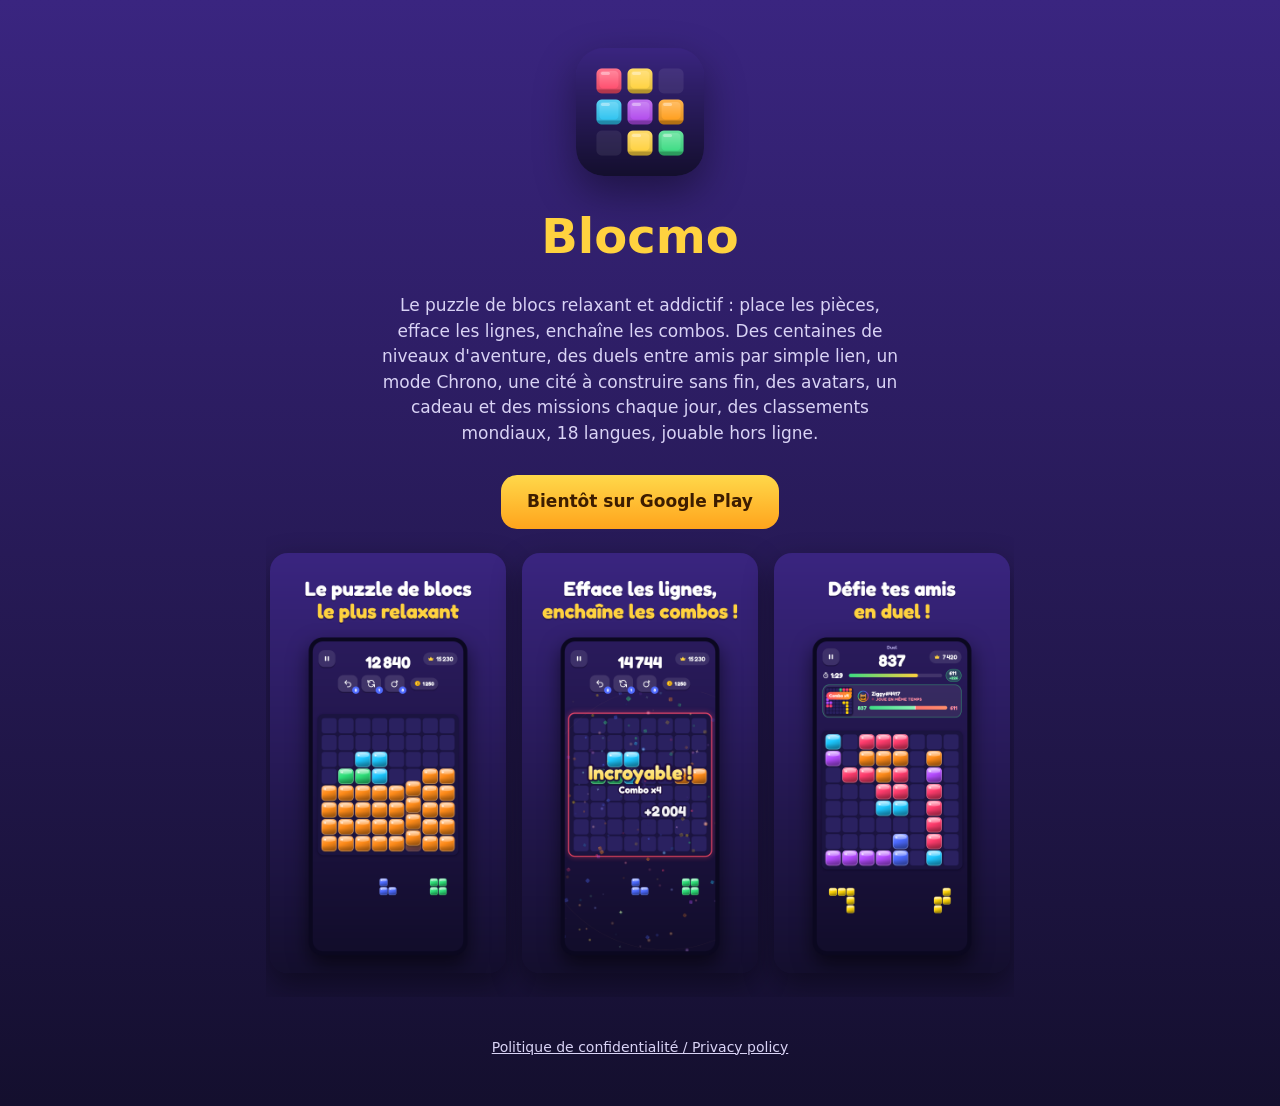
<file: index.html>
<!doctype html>
<html lang="fr">
  <head>
    <meta charset="UTF-8" />
    <meta name="viewport" content="width=device-width, initial-scale=1" />
    <title>Blocmo — Puzzle de blocs</title>
    <meta name="description" content="Blocmo, le puzzle de blocs relaxant et addictif. Gratuit sur Android." />
    <link rel="icon" href="icon.png" />
    <style>
      :root { --bg1: #3a2580; --bg2: #140f2e; --accent: #ffd23f; }
      * { box-sizing: border-box; }
      body { margin: 0; min-height: 100vh; background: linear-gradient(180deg, var(--bg1), var(--bg2)); color: #fff; font: 17px/1.5 system-ui, -apple-system, 'Segoe UI', Roboto, sans-serif; display: flex; flex-direction: column; align-items: center; text-align: center; padding: 48px 16px; }
      img.icon { width: 128px; height: 128px; border-radius: 28px; box-shadow: 0 16px 40px rgba(0,0,0,.4); }
      h1 { font-size: 48px; margin: 24px 0 4px; color: var(--accent); }
      p { max-width: 520px; color: #d9d3f5; }
      .shots { display: flex; gap: 16px; overflow-x: auto; max-width: 100%; padding: 24px 4px; }
      .shots img { height: 420px; border-radius: 18px; box-shadow: 0 12px 30px rgba(0,0,0,.4); }
      .btn { display: inline-block; margin-top: 12px; padding: 14px 26px; border-radius: 16px; background: linear-gradient(180deg, #ffd84a, #ffa41c); color: #3d1d00; font-weight: 700; text-decoration: none; }
      footer { margin-top: auto; padding-top: 40px; font-size: 14px; }
      footer a { color: #d9d3f5; }
    </style>
  </head>
  <body>
    <img class="icon" src="icon.png" alt="Icône Blocmo" />
    <h1>Blocmo</h1>
    <p>Le puzzle de blocs relaxant et addictif : place les pièces, efface les lignes, enchaîne les combos. Des centaines de niveaux d'aventure, des duels entre amis par simple lien, un mode Chrono, une cité à construire sans fin, des avatars, un cadeau et des missions chaque jour, des classements mondiaux, 18 langues, jouable hors ligne.</p>
    <!-- Remplace href par le lien de la fiche Play Store après publication -->
    <a class="btn" href="#">Bientôt sur Google Play</a>
    <div class="shots">
      <img src="screenshots/1.png" alt="Capture du jeu" />
      <img src="screenshots/2.png" alt="Capture du jeu" />
      <img src="screenshots/3.png" alt="Capture du jeu" />
    </div>
    <footer>
      <a href="privacy.html">Politique de confidentialité / Privacy policy</a>
    </footer>
  </body>
</html>
</file>
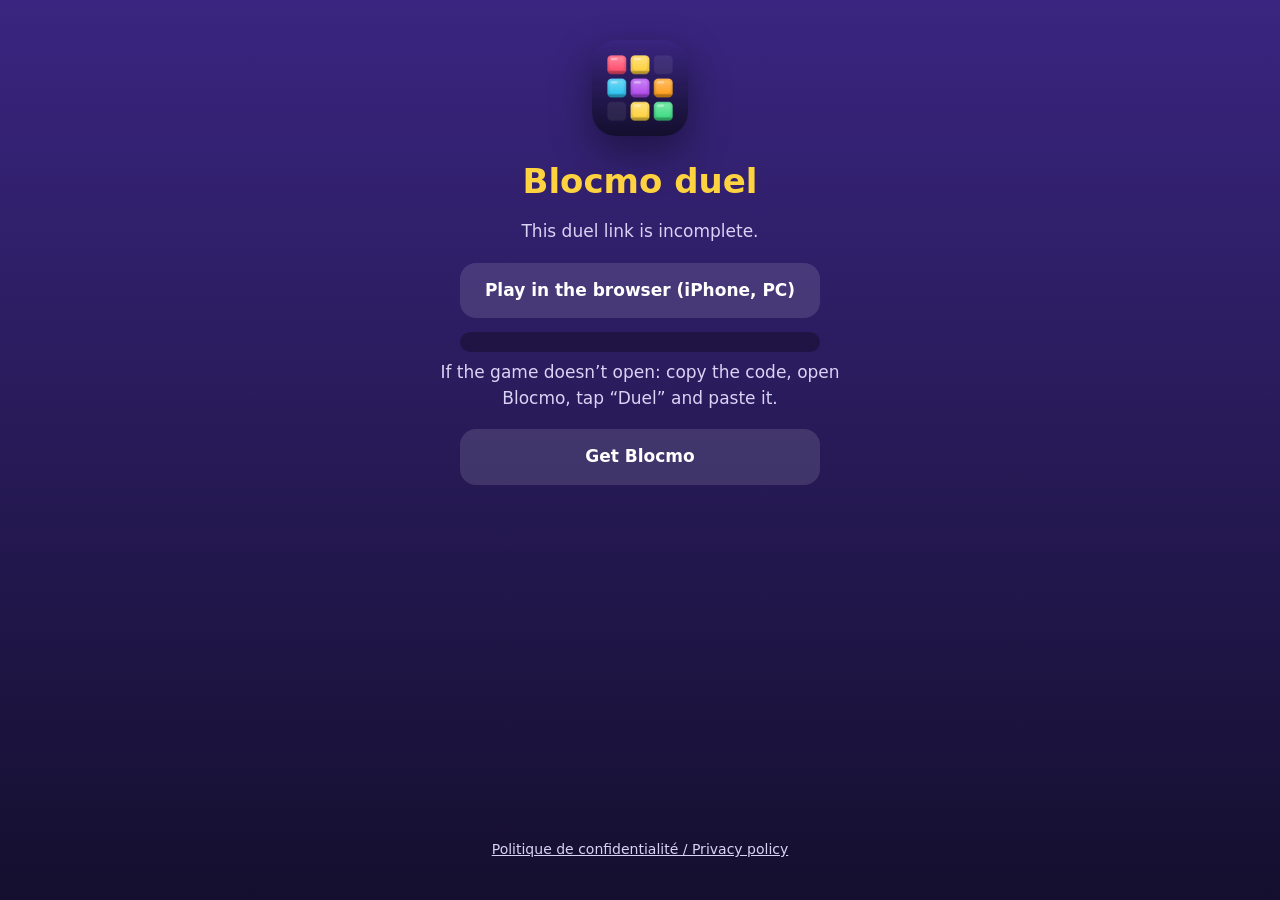
<file: duel/index.html>
<!doctype html>
<html lang="fr">
  <head>
    <meta charset="UTF-8" />
    <meta name="viewport" content="width=device-width, initial-scale=1" />
    <title>Duel Blocmo</title>
    <meta name="description" content="Un ami te défie sur Blocmo : mêmes pièces, 2 minutes, le meilleur score gagne." />
    <meta name="robots" content="noindex" />
    <link rel="icon" href="../icon.png" />
    <style>
      :root { --bg1: #3a2580; --bg2: #140f2e; --accent: #ffd23f; }
      * { box-sizing: border-box; }
      body { margin: 0; min-height: 100vh; background: linear-gradient(180deg, var(--bg1), var(--bg2)); color: #fff; font: 17px/1.5 system-ui, -apple-system, 'Segoe UI', Roboto, sans-serif; display: flex; flex-direction: column; align-items: center; text-align: center; padding: 40px 16px; }
      img.icon { width: 96px; height: 96px; border-radius: 24px; box-shadow: 0 16px 40px rgba(0,0,0,.4); }
      h1 { font-size: 34px; margin: 20px 0 4px; color: var(--accent); }
      .vs { margin: 10px 0 4px; font-size: 22px; font-weight: 700; }
      .score { font-size: 52px; font-weight: 800; line-height: 1.1; }
      p { max-width: 460px; color: #d9d3f5; margin: 8px auto; }
      .btn { display: block; width: min(100%, 360px); margin: 10px auto 0; padding: 15px 22px; border: none; border-radius: 16px; font: inherit; font-weight: 700; text-decoration: none; cursor: pointer; }
      .primary { background: linear-gradient(180deg, #ffd84a, #ffa41c); color: #3d1d00; }
      .ghost { background: rgba(255,255,255,.12); color: #fff; }
      code { display: block; width: min(100%, 360px); margin: 14px auto 0; padding: 10px; border-radius: 12px; background: rgba(0,0,0,.3); color: #d9d3f5; font-size: 12px; word-break: break-all; user-select: all; }
      .hidden { display: none; }
      footer { margin-top: auto; padding-top: 36px; font-size: 14px; }
      footer a { color: #d9d3f5; }
    </style>
  </head>
  <body>
    <img class="icon" src="../icon.png" alt="Blocmo" />
    <h1 id="title">Duel Blocmo</h1>
    <div id="challenge" class="hidden">
      <div class="vs" id="vs"></div>
      <div class="score" id="score"></div>
    </div>
    <p id="rules"></p>
    <a class="btn primary" id="open" href="#"></a>
    <a class="btn ghost" id="web" href="../play/"></a>
    <button class="btn ghost" id="copy" type="button"></button>
    <code id="code"></code>
    <p id="how"></p>
    <!-- Remplace href par le lien de la fiche Play Store après publication -->
    <a class="btn ghost" id="store" href="https://play.google.com/store/apps/details?id=fr.blocmo.game"></a>
    <footer><a href="../privacy.html">Politique de confidentialité / Privacy policy</a></footer>
    <script>
      // Le code de duel est après le « # » : il reste dans le navigateur, il n'est jamais envoyé au serveur.
      const T = {
        fr: ['Duel Blocmo', '{name} te défie', 'Mêmes pièces pour vous deux, 2 minutes chacun. Le meilleur score gagne !', 'Relever le défi dans Blocmo', 'Copier le code', 'Code copié !', 'Si le jeu ne s’ouvre pas : copie le code, ouvre Blocmo, touche « Duel » puis colle-le.', 'Installer Blocmo', 'Ce lien de duel est incomplet.', 'Jouer dans le navigateur (iPhone, PC)'],
        en: ['Blocmo duel', '{name} challenges you', 'Same pieces for both of you, 2 minutes each. Highest score wins!', 'Take the challenge in Blocmo', 'Copy the code', 'Code copied!', 'If the game doesn’t open: copy the code, open Blocmo, tap “Duel” and paste it.', 'Get Blocmo', 'This duel link is incomplete.', 'Play in the browser (iPhone, PC)'],
        es: ['Duelo Blocmo', '{name} te reta', 'Las mismas piezas para los dos, 2 minutos cada uno. ¡Gana la mejor puntuación!', 'Aceptar el reto en Blocmo', 'Copiar el código', '¡Código copiado!', 'Si el juego no se abre: copia el código, abre Blocmo, toca «Duelo» y pégalo.', 'Instalar Blocmo', 'Este enlace de duelo está incompleto.', 'Jugar en el navegador (iPhone, PC)'],
        de: ['Blocmo-Duell', '{name} fordert dich heraus', 'Gleiche Teile für beide, je 2 Minuten. Die höchste Punktzahl gewinnt!', 'Herausforderung in Blocmo annehmen', 'Code kopieren', 'Code kopiert!', 'Falls sich das Spiel nicht öffnet: Code kopieren, Blocmo öffnen, auf „Duell“ tippen und einfügen.', 'Blocmo holen', 'Dieser Duell-Link ist unvollständig.', 'Im Browser spielen (iPhone, PC)'],
        pt: ['Duelo Blocmo', '{name} desafiou você', 'As mesmas peças para os dois, 2 minutos cada. Vence a maior pontuação!', 'Aceitar o desafio no Blocmo', 'Copiar o código', 'Código copiado!', 'Se o jogo não abrir: copie o código, abra o Blocmo, toque em “Duelo” e cole.', 'Instalar Blocmo', 'Este link de duelo está incompleto.', 'Jogar no navegador (iPhone, PC)'],
        it: ['Sfida Blocmo', '{name} ti sfida', 'Stessi pezzi per entrambi, 2 minuti a testa. Vince il punteggio più alto!', 'Accetta la sfida in Blocmo', 'Copia il codice', 'Codice copiato!', 'Se il gioco non si apre: copia il codice, apri Blocmo, tocca “Sfida” e incollalo.', 'Installa Blocmo', 'Questo link di sfida è incompleto.', 'Gioca nel browser (iPhone, PC)'],
        ja: ['Blocmo 対戦', '{name}からの挑戦', '2人とも同じピース、持ち時間は各2分。スコアが高い方の勝ち！', 'Blocmoで挑戦を受ける', 'コードをコピー', 'コピーしました！', 'ゲームが開かないときは、コードをコピーしてBlocmoを開き、「対戦」に貼り付けてね。', 'Blocmoを入手', 'この対戦リンクは不完全です。', 'ブラウザで遊ぶ（iPhone・PC）'],
        ko: ['Blocmo 대결', '{name}님의 도전', '두 사람 모두 같은 블록, 각자 2분. 점수가 높은 사람이 승리!', 'Blocmo에서 도전 수락', '코드 복사', '복사했어요!', '게임이 열리지 않으면 코드를 복사해 Blocmo의 「대결」에 붙여 넣으세요.', 'Blocmo 받기', '대결 링크가 불완전해요.', '브라우저에서 플레이 (iPhone, PC)'],
        'zh-Hans': ['Blocmo 对战', '{name} 向你发起挑战', '双方方块完全相同，每人2分钟。分数高者获胜！', '在 Blocmo 中应战', '复制代码', '已复制！', '如果游戏没有打开：复制代码，打开 Blocmo，点「对战」并粘贴。', '获取 Blocmo', '此对战链接不完整。', '在浏览器中玩（iPhone、电脑）'],
        'zh-Hant': ['Blocmo 對戰', '{name} 向你發起挑戰', '雙方方塊完全相同，每人2分鐘。分數高者獲勝！', '在 Blocmo 中應戰', '複製代碼', '已複製！', '如果遊戲沒有開啟：複製代碼，開啟 Blocmo，點「對戰」並貼上。', '取得 Blocmo', '此對戰連結不完整。', '在瀏覽器中玩（iPhone、電腦）'],
        tr: ['Blocmo düellosu', '{name} sana meydan okuyor', 'İki oyuncuya da aynı parçalar, herkese 2 dakika. En yüksek puan kazanır!', 'Blocmo’da meydan okumayı kabul et', 'Kodu kopyala', 'Kod kopyalandı!', 'Oyun açılmazsa: kodu kopyala, Blocmo’yu aç, «Düello»ya dokun ve yapıştır.', 'Blocmo’yu indir', 'Bu düello bağlantısı eksik.', 'Tarayıcıda oyna (iPhone, PC)'],
        ru: ['Дуэль Blocmo', '{name} бросает тебе вызов', 'Одинаковые фигуры у обоих, по 2 минуты. Побеждает больший счёт!', 'Принять вызов в Blocmo', 'Скопировать код', 'Код скопирован!', 'Если игра не открылась: скопируй код, открой Blocmo, нажми «Дуэль» и вставь его.', 'Установить Blocmo', 'Ссылка на дуэль неполная.', 'Играть в браузере (iPhone, ПК)'],
        id: ['Duel Blocmo', '{name} menantangmu', 'Keping sama untuk kalian berdua, masing-masing 2 menit. Skor tertinggi menang!', 'Terima tantangan di Blocmo', 'Salin kode', 'Kode disalin!', 'Jika game tidak terbuka: salin kode, buka Blocmo, ketuk “Duel” lalu tempel.', 'Pasang Blocmo', 'Tautan duel ini tidak lengkap.', 'Main di browser (iPhone, PC)'],
        nl: ['Blocmo-duel', '{name} daagt je uit', 'Dezelfde blokken voor allebei, 2 minuten per speler. De hoogste score wint!', 'Uitdaging aannemen in Blocmo', 'Code kopiëren', 'Code gekopieerd!', 'Opent het spel niet? Kopieer de code, open Blocmo, tik op „Duel” en plak hem.', 'Blocmo downloaden', 'Deze duellink is onvolledig.', 'Speel in de browser (iPhone, pc)'],
        pl: ['Pojedynek Blocmo', '{name} rzuca ci wyzwanie', 'Te same klocki dla obu graczy, po 2 minuty. Wygrywa wyższy wynik!', 'Przyjmij wyzwanie w Blocmo', 'Kopiuj kod', 'Skopiowano!', 'Jeśli gra się nie otworzy: skopiuj kod, otwórz Blocmo, dotknij „Pojedynek” i wklej go.', 'Pobierz Blocmo', 'Ten link do pojedynku jest niepełny.', 'Graj w przeglądarce (iPhone, PC)'],
        vi: ['Thách đấu Blocmo', '{name} thách đấu bạn', 'Cả hai cùng bộ khối, mỗi người 2 phút. Điểm cao hơn sẽ thắng!', 'Nhận lời trong Blocmo', 'Sao chép mã', 'Đã sao chép!', 'Nếu trò chơi không mở: sao chép mã, mở Blocmo, chạm “Đấu” rồi dán vào.', 'Tải Blocmo', 'Liên kết thách đấu bị thiếu.', 'Chơi trên trình duyệt (iPhone, PC)'],
        th: ['ดวล Blocmo', '{name} ท้าคุณ', 'ทั้งสองคนได้บล็อกเหมือนกัน คนละ 2 นาที คะแนนสูงกว่าชนะ!', 'รับคำท้าใน Blocmo', 'คัดลอกรหัส', 'คัดลอกแล้ว!', 'ถ้าเกมไม่เปิด: คัดลอกรหัส เปิด Blocmo แตะ “ดวล” แล้ววาง', 'ติดตั้ง Blocmo', 'ลิงก์ดวลนี้ไม่ครบ', 'เล่นบนเบราว์เซอร์ (iPhone, PC)'],
        hi: ['Blocmo मुकाबला', '{name} ने तुम्हें चुनौती दी है', 'दोनों को एक जैसे ब्लॉक, हर किसी को 2 मिनट। ज़्यादा अंक वाला जीतेगा!', 'Blocmo में चुनौती स्वीकार करो', 'कोड कॉपी करो', 'कोड कॉपी हो गया!', 'अगर गेम न खुले: कोड कॉपी करो, Blocmo खोलो, “मुकाबला” पर टैप करके पेस्ट करो।', 'Blocmo पाओ', 'यह मुकाबले का लिंक अधूरा है।', 'ब्राउज़र में खेलो (iPhone, PC)'],
      };
      // Mêmes noms que dans le jeu (src/core/profile.ts), dans le même ordre.
      const NAMES = ['Bloki', 'Zapo', 'Kiwi', 'Momo', 'Pixel', 'Nova', 'Tako', 'Yuzu', 'Luma', 'Ziggy', 'Pompon', 'Nugget', 'Mochi', 'Bubu', 'Fizz', 'Gizmo', 'Koko', 'Lulu', 'Miko', 'Nimbus', 'Oreo', 'Pipo', 'Quokka', 'Rumi', 'Sora', 'Tiko', 'Ubu', 'Vivi', 'Wasabi', 'Yoyo', 'Zuzu', 'Bibop', 'Caramel', 'Dodo', 'Elfi', 'Flipo', 'Gumbo', 'Hiko', 'Indi', 'Jojo', 'Kumo', 'Loopy', 'Maki', 'Nacho', 'Olly', 'Pepito', 'Ricky', 'Taro'];
      const pref = (navigator.languages || [navigator.language || 'en']).map((l) => (l || '').toLowerCase());
      let lang = 'en';
      for (const l of pref) {
        if (l.startsWith('zh')) { lang = /hant|tw|hk|mo/.test(l) ? 'zh-Hant' : 'zh-Hans'; break; }
        const c = l.split('-')[0] === 'in' ? 'id' : l.split('-')[0];
        if (T[c]) { lang = c; break; }
      }
      const t = T[lang];
      document.documentElement.lang = lang;
      const code = (location.hash.match(/[A-Za-z0-9_-]{20,}/) || [''])[0];
      const $ = (id) => document.getElementById(id);
      $('title').textContent = t[0];
      $('rules').textContent = t[2];
      $('open').textContent = t[3];
      $('copy').textContent = t[4];
      $('how').textContent = t[6];
      $('store').textContent = t[7];
      $('web').textContent = t[9];
      if (!code) {
        $('rules').textContent = t[8];
        $('open').classList.add('hidden');
        $('copy').classList.add('hidden');
        $('web').href = '../play/';
      } else {
        $('code').textContent = code;
        $('open').href = 'blocmo://duel?c=' + code;
        $('web').href = '../play/#duel=' + code;
        // Lecture du pseudo et du score (format binaire du jeu, sans vérification : le jeu vérifie en rejouant).
        try {
          const B = 'ABCDEFGHIJKLMNOPQRSTUVWXYZabcdefghijklmnopqrstuvwxyz0123456789-_';
          const bytes = [];
          let buf = 0, bits = 0;
          for (const ch of code) { buf = (buf << 6) | B.indexOf(ch); bits += 6; if (bits >= 8) { bits -= 8; bytes.push((buf >> bits) & 255); } }
          let pos = 0;
          const u8 = () => bytes[pos++];
          const varint = () => { let n = 0, mul = 1; for (let i = 0; i < 5; i++) { const b = u8(); n += (b & 127) * mul; if (!(b & 128)) return n; mul *= 128; } return n; };
          if (u8() === 1) {
            pos += 8; // graine + identifiant
            const name = NAMES[u8() % NAMES.length];
            const num = String(varint() % 10000).padStart(4, '0');
            pos += 4; // avatar
            varint(); // niveau
            const score = varint();
            $('vs').textContent = t[1].replace('{name}', name + '#' + num);
            $('score').textContent = new Intl.NumberFormat(lang).format(score) + ' pts';
            $('challenge').classList.remove('hidden');
          }
        } catch (e) { /* code illisible : on affiche quand même les boutons */ }
      }
      $('copy').addEventListener('click', async () => {
        try { await navigator.clipboard.writeText(code); } catch (e) { /* le code reste sélectionnable */ }
        $('copy').textContent = t[5];
      });
    </script>
  </body>
</html>
</file>
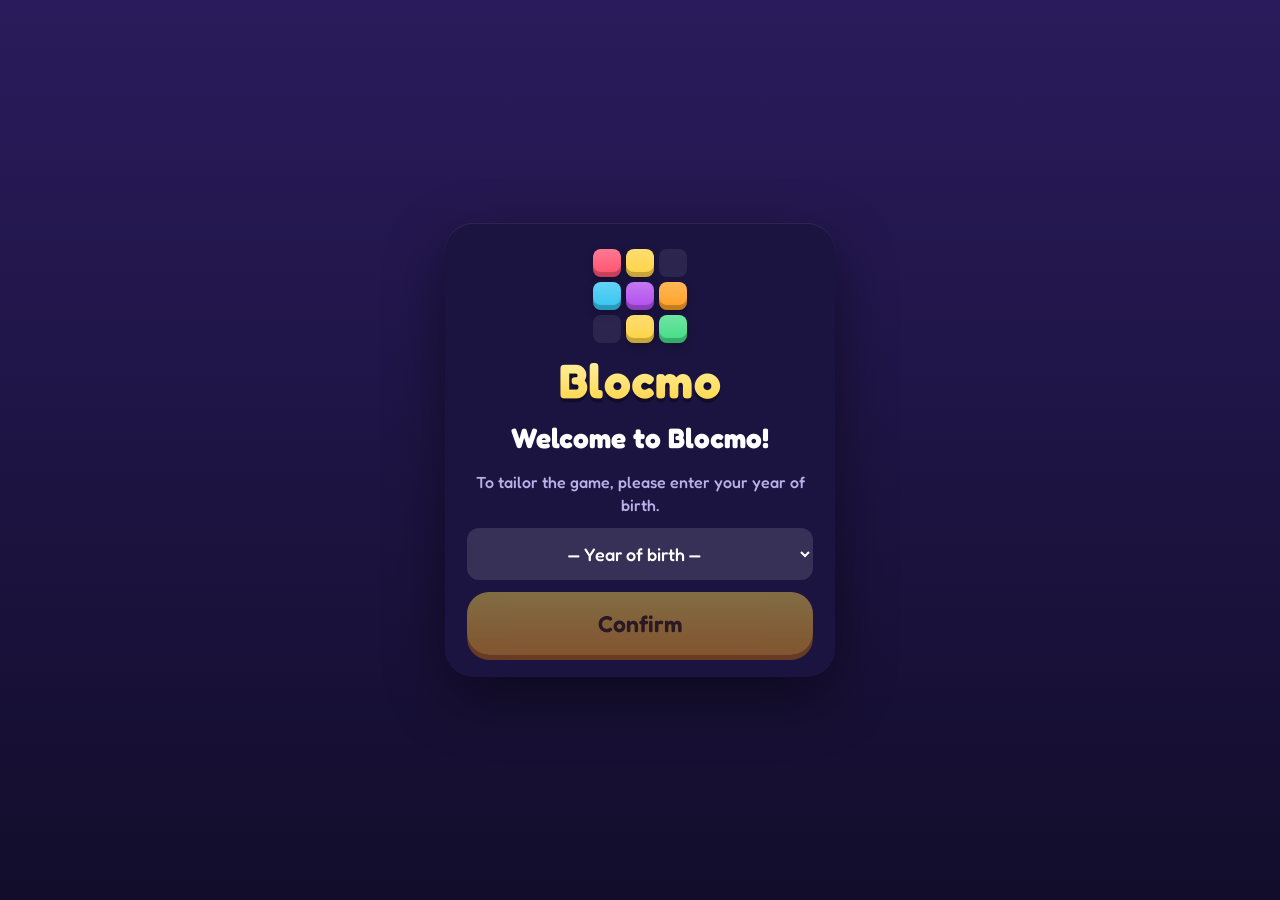
<file: play/index.html>
<!doctype html>
<html lang="fr">
  <head>
    <meta charset="UTF-8" />
    <meta name="viewport" content="width=device-width, initial-scale=1, maximum-scale=1, user-scalable=no, viewport-fit=cover" />
    <meta name="theme-color" content="#2a1b5c" />
    <meta name="description" content="Blocmo — le puzzle de blocs relaxant et addictif. Place les pièces, remplis les lignes, enchaîne les combos !" />
    <title>Blocmo</title>
    <link rel="icon" type="image/png" href="./icon.png" />
    <link rel="apple-touch-icon" href="./icon.png" />
    <link rel="manifest" href="./manifest.webmanifest" />
    <meta name="apple-mobile-web-app-capable" content="yes" />
    <meta name="mobile-web-app-capable" content="yes" />
    <script type="module" crossorigin src="./assets/index-DypKyEKv.js"></script>
    <link rel="stylesheet" crossorigin href="./assets/index-T8ZuQ8oR.css">
  </head>
  <body>
    <main id="game-screen">
      <header id="hud">
        <button id="btn-pause" class="icon-btn" aria-label="Pause"></button>
        <div class="score-box">
          <div id="mode-label"></div>
          <div id="score">0</div>
        </div>
        <div id="best" aria-label="Record">
          <svg viewBox="0 0 24 24" width="18" height="18" fill="currentColor" aria-hidden="true"><path d="M3 8l4.5 4L12 5l4.5 7L21 8l-2 11H5z" /></svg>
          <span id="best-value">0</span>
        </div>
      </header>
      <div id="chrono" class="chrono-wrap" hidden></div>
      <div id="goals" class="goals" hidden></div>
      <div id="boosters" class="boosters"></div>
      <canvas id="board"></canvas>
    </main>
    <section id="home" class="visible"></section>
    <section id="map"></section>
    <div id="celebrations" aria-live="polite"></div>
    <div id="modals"></div>
    <div id="busy" role="progressbar" aria-busy="true"></div>
    <div id="toast" role="status" aria-live="polite"></div>
    <script>
      // Téléphone ou navigateur trop ancien pour le jeu : page d'explication plutôt qu'un écran noir.
      (function () {
        function fallback() {
          if (!window.__blocmoBooted) location.replace('webview.html');
        }
        // Sans modules JavaScript, le jeu ne démarrerait jamais ; avec une syntaxe trop récente, il plante au chargement.
        // (Pas de minuterie : sur une connexion lente, la version navigateur peut mettre longtemps à charger.)
        if (!('noModule' in document.createElement('script'))) fallback();
        window.addEventListener('error', function (e) {
          if (/SyntaxError|Unexpected token|Unexpected identifier/i.test(String(e && e.message))) fallback();
        });
      })();
    </script>
  </body>
</html>
</file>
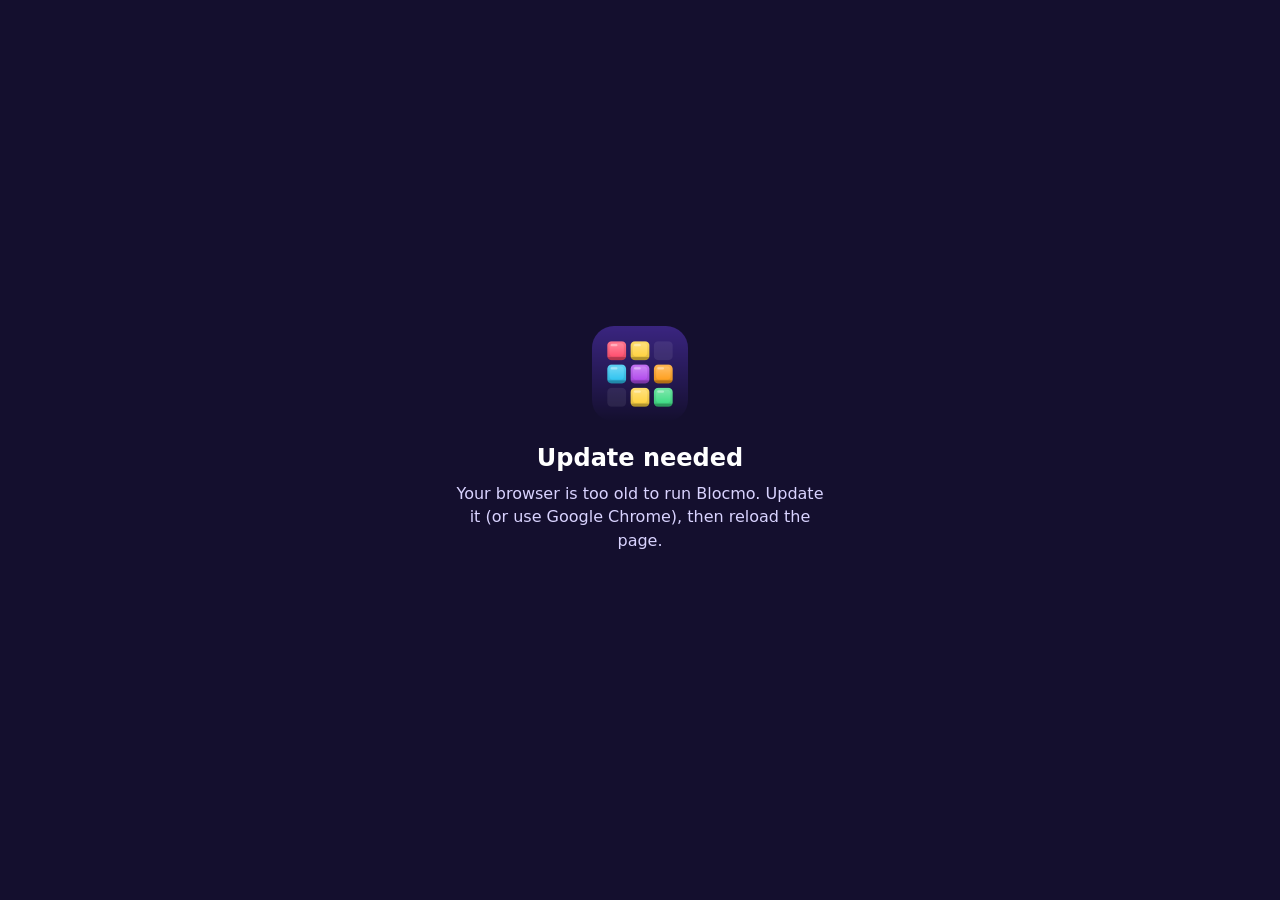
<file: play/webview.html>
<!doctype html>
<html lang="en">
  <head>
    <meta charset="UTF-8" />
    <meta name="viewport" content="width=device-width, initial-scale=1, viewport-fit=cover" />
    <meta name="theme-color" content="#2a1b5c" />
    <title>Blocmo</title>
    <!--
      Page affichée quand le jeu ne peut pas démarrer : WebView Android trop ancienne (Capacitor, minWebViewVersion)
      ou navigateur trop ancien (filet de sécurité d'index.html). Volontairement très simple (aucun JavaScript
      moderne) pour fonctionner sur les plus vieux téléphones.
    -->
    <style>
      html,
      body {
        margin: 0;
        height: 100%;
        background: #140f2e;
        color: #fff;
        font-family: system-ui, -apple-system, 'Segoe UI', Roboto, sans-serif;
      }
      body {
        display: -webkit-box;
        display: flex;
        -webkit-box-align: center;
        align-items: center;
        -webkit-box-pack: center;
        justify-content: center;
        text-align: center;
      }
      .box {
        max-width: 380px;
        padding: 24px;
      }
      img {
        width: 96px;
        height: 96px;
        border-radius: 22px;
      }
      h1 {
        margin: 18px 0 10px;
        font-size: 24px;
      }
      p {
        margin: 0 0 22px;
        line-height: 1.45;
        color: #d9d3ff;
      }
      a {
        display: inline-block;
        padding: 14px 26px;
        border-radius: 16px;
        background: #ffd23f;
        color: #2a1600;
        font-weight: bold;
        text-decoration: none;
      }
    </style>
  </head>
  <body>
    <div class="box">
      <img src="icon.png" alt="" />
      <h1 id="t">Update needed</h1>
      <p id="b">Your phone's “Android System WebView” is too old to run Blocmo. Update it for free on the Play Store (or update Google Chrome), then open the game again.</p>
      <a id="a" href="https://play.google.com/store/apps/details?id=com.google.android.webview">Open the Play Store</a>
    </div>
    <script>
      (function () {
        // [titre, texte (téléphone), bouton, texte (navigateur)]
        var T = {
          fr: ['Mise à jour nécessaire', 'Le composant « Android System WebView » de ton téléphone est trop ancien pour lancer Blocmo. Mets-le à jour gratuitement sur le Play Store (ou mets à jour Google Chrome), puis rouvre le jeu.', 'Ouvrir le Play Store', 'Ton navigateur est trop ancien pour lancer Blocmo. Mets-le à jour (ou utilise Google Chrome), puis recharge la page.'],
          en: ['Update needed', 'Your phone’s “Android System WebView” is too old to run Blocmo. Update it for free on the Play Store (or update Google Chrome), then open the game again.', 'Open the Play Store', 'Your browser is too old to run Blocmo. Update it (or use Google Chrome), then reload the page.'],
          es: ['Actualización necesaria', 'El componente «Android System WebView» de tu teléfono es demasiado antiguo para abrir Blocmo. Actualízalo gratis en Play Store (o actualiza Google Chrome) y vuelve a abrir el juego.', 'Abrir Play Store', 'Tu navegador es demasiado antiguo para abrir Blocmo. Actualízalo (o usa Google Chrome) y vuelve a cargar la página.'],
          de: ['Update erforderlich', '„Android System WebView“ auf deinem Handy ist zu alt für Blocmo. Aktualisiere es kostenlos im Play Store (oder aktualisiere Google Chrome) und öffne das Spiel dann erneut.', 'Play Store öffnen', 'Dein Browser ist zu alt für Blocmo. Aktualisiere ihn (oder nutze Google Chrome) und lade die Seite neu.'],
          pt: ['Atualização necessária', 'O componente “Android System WebView” do seu celular é antigo demais para abrir o Blocmo. Atualize-o gratuitamente na Play Store (ou atualize o Google Chrome) e abra o jogo de novo.', 'Abrir a Play Store', 'Seu navegador é antigo demais para abrir o Blocmo. Atualize-o (ou use o Google Chrome) e recarregue a página.'],
          it: ['Aggiornamento necessario', 'Il componente «Android System WebView» del tuo telefono è troppo vecchio per avviare Blocmo. Aggiornalo gratis dal Play Store (oppure aggiorna Google Chrome), poi riapri il gioco.', 'Apri il Play Store', 'Il tuo browser è troppo vecchio per avviare Blocmo. Aggiornalo (o usa Google Chrome), poi ricarica la pagina.'],
          ja: ['アップデートが必要です', 'お使いの端末の「Android System WebView」が古いため、Blocmoを起動できません。Playストアで無料でアップデート（またはGoogle Chromeをアップデート）してから、もう一度ゲームを開いてください。', 'Playストアを開く', 'お使いのブラウザが古いため、Blocmoを起動できません。ブラウザをアップデート（またはGoogle Chromeを使用）してから、ページを再読み込みしてください。'],
          ko: ['업데이트가 필요해요', '휴대폰의 ‘Android System WebView’가 너무 오래되어 Blocmo를 실행할 수 없어요. Play 스토어에서 무료로 업데이트(또는 Google Chrome 업데이트)한 뒤 게임을 다시 열어 주세요.', 'Play 스토어 열기', '브라우저가 너무 오래되어 Blocmo를 실행할 수 없어요. 브라우저를 업데이트(또는 Google Chrome 사용)한 뒤 페이지를 새로고침하세요.'],
          'zh-Hans': ['需要更新', '你手机上的“Android System WebView”版本过旧，无法运行 Blocmo。请在 Play 商店免费更新它（或更新 Google Chrome），然后重新打开游戏。', '打开 Play 商店', '你的浏览器版本过旧，无法运行 Blocmo。请更新浏览器（或使用 Google Chrome），然后重新加载页面。'],
          'zh-Hant': ['需要更新', '你手機上的「Android System WebView」版本過舊，無法執行 Blocmo。請在 Play 商店免費更新（或更新 Google Chrome），然後重新開啟遊戲。', '開啟 Play 商店', '你的瀏覽器版本過舊，無法執行 Blocmo。請更新瀏覽器（或使用 Google Chrome），然後重新載入頁面。'],
          tr: ['Güncelleme gerekli', 'Telefonundaki “Android System WebView” Blocmo’yu çalıştırmak için çok eski. Play Store’dan ücretsiz güncelle (ya da Google Chrome’u güncelle), sonra oyunu yeniden aç.', 'Play Store’u aç', 'Tarayıcın Blocmo’yu çalıştırmak için çok eski. Güncelle (ya da Google Chrome kullan), sonra sayfayı yenile.'],
          ru: ['Нужно обновление', 'Компонент «Android System WebView» на твоём телефоне слишком старый для Blocmo. Обнови его бесплатно в Play Маркете (или обнови Google Chrome) и снова открой игру.', 'Открыть Play Маркет', 'Твой браузер слишком старый для Blocmo. Обнови его (или используй Google Chrome) и перезагрузи страницу.'],
          id: ['Perlu pembaruan', '“Android System WebView” di ponselmu terlalu lama untuk menjalankan Blocmo. Perbarui gratis di Play Store (atau perbarui Google Chrome), lalu buka game lagi.', 'Buka Play Store', 'Browsermu terlalu lama untuk menjalankan Blocmo. Perbarui (atau gunakan Google Chrome), lalu muat ulang halaman.'],
          nl: ['Update nodig', '‘Android System WebView’ op je telefoon is te oud voor Blocmo. Werk het gratis bij via de Play Store (of werk Google Chrome bij) en open de game daarna opnieuw.', 'Play Store openen', 'Je browser is te oud voor Blocmo. Werk hem bij (of gebruik Google Chrome) en laad de pagina opnieuw.'],
          pl: ['Wymagana aktualizacja', 'Składnik „Android System WebView” w twoim telefonie jest zbyt stary, by uruchomić Blocmo. Zaktualizuj go bezpłatnie w Sklepie Play (lub zaktualizuj Google Chrome), a potem otwórz grę ponownie.', 'Otwórz Sklep Play', 'Twoja przeglądarka jest zbyt stara, by uruchomić Blocmo. Zaktualizuj ją (lub użyj Google Chrome) i odśwież stronę.'],
          vi: ['Cần cập nhật', '“Android System WebView” trên điện thoại của bạn đã quá cũ để chạy Blocmo. Hãy cập nhật miễn phí trên Cửa hàng Play (hoặc cập nhật Google Chrome), rồi mở lại trò chơi.', 'Mở Cửa hàng Play', 'Trình duyệt của bạn quá cũ để chạy Blocmo. Hãy cập nhật (hoặc dùng Google Chrome), rồi tải lại trang.'],
          th: ['ต้องอัปเดต', '“Android System WebView” ในโทรศัพท์ของคุณเก่าเกินไปที่จะเปิด Blocmo อัปเดตได้ฟรีใน Play Store (หรืออัปเดต Google Chrome) แล้วเปิดเกมอีกครั้ง', 'เปิด Play Store', 'เบราว์เซอร์ของคุณเก่าเกินไปที่จะเปิด Blocmo อัปเดตเบราว์เซอร์ (หรือใช้ Google Chrome) แล้วโหลดหน้าใหม่'],
          hi: ['अपडेट ज़रूरी है', 'तुम्हारे फ़ोन का “Android System WebView” Blocmo चलाने के लिए बहुत पुराना है। इसे Play Store से मुफ़्त में अपडेट करो (या Google Chrome अपडेट करो), फिर गेम दोबारा खोलो।', 'Play Store खोलो', 'तुम्हारा ब्राउज़र Blocmo चलाने के लिए बहुत पुराना है। इसे अपडेट करो (या Google Chrome इस्तेमाल करो), फिर पेज दोबारा लोड करो।'],
        };
        var lang = '';
        try {
          lang = (JSON.parse(localStorage.getItem('blocmo.settings') || '{}') || {}).lang || '';
        } catch (e) {}
        if (!T[lang]) {
          var n = String(navigator.language || 'en').toLowerCase();
          if (/^zh-(tw|hk|mo|hant)/.test(n)) lang = 'zh-Hant';
          else if (n.indexOf('zh') === 0) lang = 'zh-Hans';
          else lang = n.slice(0, 2);
        }
        var s = T[lang] || T.en;
        // Appli Android (WebView) ou version navigateur ?
        var app = !!window.Capacitor || location.hostname === 'localhost';
        document.documentElement.lang = lang;
        document.getElementById('t').textContent = s[0];
        document.getElementById('b').textContent = app ? s[1] : s[3];
        var a = document.getElementById('a');
        if (app) a.textContent = s[2];
        else a.style.display = 'none';
      })();
    </script>
  </body>
</html>
</file>
<file: play/assets/index-T8ZuQ8oR.css>
@font-face{font-family:Fredoka;font-style:normal;font-display:swap;font-weight:500;src:url(./fredoka-hebrew-500-normal-DdMTjgiE.woff2)format("woff2"),url(./fredoka-hebrew-500-normal-BtShCMVp.woff)format("woff");unicode-range:U+307-308,U+590-5FF,U+200C-2010,U+20AA,U+25CC,U+FB1D-FB4F}@font-face{font-family:Fredoka;font-style:normal;font-display:swap;font-weight:500;src:url([data-uri])format("woff2"),url([data-uri])format("woff");unicode-range:U+100-2BA,U+2BD-2C5,U+2C7-2CC,U+2CE-2D7,U+2DD-2FF,U+304,U+308,U+329,U+1D00-1DBF,U+1E00-1E9F,U+1EF2-1EFF,U+2020,U+20A0-20AB,U+20AD-20C0,U+2113,U+2C60-2C7F,U+A720-A7FF}@font-face{font-family:Fredoka;font-style:normal;font-display:swap;font-weight:500;src:url(./fredoka-latin-500-normal-B0JifZgm.woff2)format("woff2"),url(./fredoka-latin-500-normal-BL692wg7.woff)format("woff");unicode-range:U+??,U+131,U+152-153,U+2BB-2BC,U+2C6,U+2DA,U+2DC,U+304,U+308,U+329,U+2000-206F,U+20AC,U+2122,U+2191,U+2193,U+2212,U+2215,U+FEFF,U+FFFD}@font-face{font-family:Fredoka;font-style:normal;font-display:swap;font-weight:600;src:url(./fredoka-hebrew-600-normal-CTBxhdlE.woff2)format("woff2"),url(./fredoka-hebrew-600-normal-BiVDObXj.woff)format("woff");unicode-range:U+307-308,U+590-5FF,U+200C-2010,U+20AA,U+25CC,U+FB1D-FB4F}@font-face{font-family:Fredoka;font-style:normal;font-display:swap;font-weight:600;src:url([data-uri])format("woff2"),url([data-uri])format("woff");unicode-range:U+100-2BA,U+2BD-2C5,U+2C7-2CC,U+2CE-2D7,U+2DD-2FF,U+304,U+308,U+329,U+1D00-1DBF,U+1E00-1E9F,U+1EF2-1EFF,U+2020,U+20A0-20AB,U+20AD-20C0,U+2113,U+2C60-2C7F,U+A720-A7FF}@font-face{font-family:Fredoka;font-style:normal;font-display:swap;font-weight:600;src:url(./fredoka-latin-600-normal-C4zohCW5.woff2)format("woff2"),url(./fredoka-latin-600-normal-CcrEjrB4.woff)format("woff");unicode-range:U+??,U+131,U+152-153,U+2BB-2BC,U+2C6,U+2DA,U+2DC,U+304,U+308,U+329,U+2000-206F,U+20AC,U+2122,U+2191,U+2193,U+2212,U+2215,U+FEFF,U+FFFD}@font-face{font-family:Fredoka;font-style:normal;font-display:swap;font-weight:700;src:url(./fredoka-hebrew-700-normal-DBqnFHCe.woff2)format("woff2"),url(./fredoka-hebrew-700-normal-DiqR04Vd.woff)format("woff");unicode-range:U+307-308,U+590-5FF,U+200C-2010,U+20AA,U+25CC,U+FB1D-FB4F}@font-face{font-family:Fredoka;font-style:normal;font-display:swap;font-weight:700;src:url([data-uri])format("woff2"),url([data-uri])format("woff");unicode-range:U+100-2BA,U+2BD-2C5,U+2C7-2CC,U+2CE-2D7,U+2DD-2FF,U+304,U+308,U+329,U+1D00-1DBF,U+1E00-1E9F,U+1EF2-1EFF,U+2020,U+20A0-20AB,U+20AD-20C0,U+2113,U+2C60-2C7F,U+A720-A7FF}@font-face{font-family:Fredoka;font-style:normal;font-display:swap;font-weight:700;src:url(./fredoka-latin-700-normal-BOIZVyIN.woff2)format("woff2"),url(./fredoka-latin-700-normal-C8FeHd3X.woff)format("woff");unicode-range:U+??,U+131,U+152-153,U+2BB-2BC,U+2C6,U+2DA,U+2DC,U+304,U+308,U+329,U+2000-206F,U+20AC,U+2122,U+2191,U+2193,U+2212,U+2215,U+FEFF,U+FFFD}:root{--bg1:#2a1b5c;--bg2:#120d2b;--text:#fff;--muted:#b9b0e8;--accent:#ffd23f;--board:#1b1440;--slot:#2a2160;--banner-h:0px;--safe-top:var(--safe-area-inset-top,env(safe-area-inset-top,0px));--safe-bottom:var(--safe-area-inset-bottom,env(safe-area-inset-bottom,0px));--font:"Fredoka", system-ui, -apple-system, "Segoe UI", Roboto, sans-serif}html[lang=vi]{--font:system-ui, -apple-system, "Segoe UI", Roboto, "Noto Sans", sans-serif}*{box-sizing:border-box;-webkit-tap-highlight-color:transparent}html,body{overscroll-behavior:none;height:100%;margin:0;overflow:hidden}body{font-family:var(--font);color:var(--text);background:linear-gradient(180deg, var(--bg1), var(--bg2));-webkit-user-select:none;user-select:none;-webkit-touch-callout:none;background-attachment:fixed;transition:background .4s}button,select,a{color:inherit;font-family:inherit}button{cursor:pointer;touch-action:manipulation}.icon svg{width:1.15em;height:1.15em;display:block}.icon.tiny svg{width:.9em;height:.9em}#game-screen{padding-top:var(--safe-top);padding-bottom:calc(var(--banner-h) + var(--safe-bottom));flex-direction:column;display:flex;position:fixed;top:0;bottom:0;left:0;right:0}#hud{grid-template-columns:1fr auto 1fr;align-items:center;min-height:84px;padding:10px 16px 0;display:grid}.icon-btn{background:color-mix(in srgb, var(--text) 10%, transparent);border:none;border-radius:16px;place-items:center;width:46px;height:46px;transition:transform 80ms;display:grid;box-shadow:0 3px #00000038}.icon-btn:active{transform:translateY(2px)scale(.96)}.icon-btn svg{width:22px;height:22px}.score-box{text-align:center;line-height:1}#mode-label{color:var(--muted);letter-spacing:.02em;min-height:15px;margin-bottom:4px;font-size:13px;font-weight:600}#score{font-variant-numeric:tabular-nums;text-shadow:0 3px #00000040;font-size:clamp(40px,11vw,60px);font-weight:700}#best{background:color-mix(in srgb, var(--text) 10%, transparent);color:var(--accent);border-radius:999px;justify-self:end;align-items:center;gap:6px;padding:7px 12px;font-size:17px;font-weight:600;transition:box-shadow .3s,transform .3s;display:flex}#best span{color:var(--text);font-variant-numeric:tabular-nums}#best.beaten{box-shadow:0 0 0 2px var(--accent), 0 0 18px color-mix(in srgb, var(--accent) 60%, transparent);transform:scale(1.05)}#board{touch-action:none;flex:1;width:100%;min-height:0;display:block}#home{background:linear-gradient(180deg, var(--bg1), var(--bg2));padding:calc(var(--safe-top) + 24px) 20px calc(var(--safe-bottom) + 20px);z-index:10;display:none;position:fixed;top:0;bottom:0;left:0;right:0;overflow-y:auto}#home.visible{display:flex}.home-inner{flex-direction:column;align-items:stretch;gap:22px;width:100%;max-width:420px;margin:auto;animation:.45s ease-out both rise;display:flex}.logo{flex-direction:column;align-items:center;gap:8px;display:flex}.logo-blocks{grid-template-columns:repeat(3,34px);gap:5px;display:grid}.logo-blocks .b{background:linear-gradient(180deg, color-mix(in srgb, var(--c) 75%, #fff), var(--c));width:34px;height:34px;animation:.5s cubic-bezier(.34,1.56,.64,1) both pop;animation-delay:var(--d);border-radius:9px;box-shadow:inset 0 -5px #00000038,0 3px 8px #00000040}.logo-blocks .b.off{background:color-mix(in srgb, var(--text) 8%, transparent);box-shadow:none}.logo-text{letter-spacing:.01em;background:linear-gradient(180deg, #fff6b0, var(--accent));color:#0000;filter:drop-shadow(0 4px #0000004d);-webkit-background-clip:text;background-clip:text;margin:0;font-size:58px;font-weight:700}.home-best{background:color-mix(in srgb, var(--text) 9%, transparent);border-radius:999px;align-self:center;align-items:center;gap:8px;padding:8px 16px;font-size:19px;font-weight:600;display:flex}.crown{color:var(--accent)}.home-actions{flex-direction:column;gap:12px;display:flex}.daily-card{text-align:left;color:#fff;background:linear-gradient(135deg,#4f6bff,#b14aed);border:none;border-radius:20px;align-items:center;gap:14px;width:100%;padding:14px 16px;transition:transform 80ms;display:flex;box-shadow:0 5px #00000047}.daily-card:active{transform:translateY(3px)}.daily-icon{background:#fff3;border-radius:14px;place-items:center;width:44px;height:44px;display:grid}.daily-text{flex-direction:column;flex:1;gap:2px;display:flex}.daily-text strong{font-size:17px}.daily-text small{opacity:.85;font-size:14px}.streak{color:#ffb547;background:#00000038;border-radius:999px;align-items:center;gap:4px;padding:6px 10px;font-weight:700;display:flex}.streak span:last-child{color:#fff}.home-nav{grid-template-columns:repeat(auto-fit,minmax(70px,1fr));gap:10px;display:grid}.nav-btn{background:color-mix(in srgb, var(--text) 9%, transparent);border:none;border-radius:18px;flex-direction:column;align-items:center;gap:6px;padding:12px 4px 10px;font-size:13px;font-weight:600;transition:transform 80ms;display:flex;box-shadow:0 3px #0003}.nav-btn:active{transform:translateY(2px)}.nav-btn .icon svg{width:26px;height:26px}.nav-btn.hot{color:#fff;background:linear-gradient(#ff6b8b,#ff4d6d)}.btn{background:color-mix(in srgb, var(--text) 12%, transparent);border:none;border-radius:18px;justify-content:center;align-items:center;gap:10px;width:100%;padding:14px 20px;font-size:18px;font-weight:600;text-decoration:none;transition:transform 80ms,box-shadow 80ms,opacity .2s;display:flex;box-shadow:0 4px #00000040}.btn:active{transform:translateY(3px);box-shadow:0 1px #00000040}.btn:disabled{opacity:.45;pointer-events:none}.btn-primary{color:#3d1d00;background:linear-gradient(#ffd84a,#ffa41c);box-shadow:0 5px #c66b00}.btn-primary:active{box-shadow:0 2px #c66b00}.btn-xl{border-radius:22px;padding:18px 24px;font-size:23px}.btn-xl .icon svg{width:26px;height:26px}.btn-ghost{background:color-mix(in srgb, var(--text) 8%, transparent);font-size:16px}.btn-link{box-shadow:none;color:var(--muted);background:0 0;padding:6px;font-size:15px;text-decoration:underline}.btn-revive{color:#fff;text-align:left;background:linear-gradient(#4be38f,#1fb866);justify-content:flex-start;padding:12px 18px 16px;position:relative;overflow:hidden;box-shadow:0 5px #138a4a}.btn-revive .icon svg{width:30px;height:30px}.revive-text{flex-direction:column;display:flex}.revive-text small{opacity:.9;font-size:13px;font-weight:500}.revive-bar{transform-origin:0;background:#ffffffbf;width:100%;height:5px;position:absolute;bottom:0;left:0}.revive-bar.run{animation:8s linear forwards countdown}.btn-revive.expired{opacity:0;pointer-events:none;max-height:0;margin:-6px 0;padding:0;transition:all .35s}.row{gap:10px;display:flex}#modals{z-index:50;position:relative}.modal{padding:calc(var(--safe-top) + 16px) 16px calc(var(--safe-bottom) + 16px);-webkit-backdrop-filter:blur(5px);opacity:0;background:#0804189e;justify-content:center;align-items:center;transition:opacity .2s;display:flex;position:fixed;top:0;bottom:0;left:0;right:0}.modal.in{opacity:1}.modal.solid{background:linear-gradient(180deg, var(--bg1), var(--bg2))}.modal.out{opacity:0;pointer-events:none}.card{background:var(--board);border-radius:28px;flex-direction:column;gap:12px;width:min(100%,390px);max-height:100%;padding:26px 22px 22px;transition:transform .28s cubic-bezier(.34,1.56,.64,1);display:flex;position:relative;overflow-y:auto;transform:scale(.88)translateY(12px);box-shadow:0 20px 60px #00000073,inset 0 1px #ffffff14}.modal.in .card{transform:none}.card h2{text-align:center;overflow-wrap:anywhere;margin:0 0 4px;padding-inline-start:34px;padding-inline-end:34px;font-size:28px;font-weight:700}.card p{text-align:center;margin:0;line-height:1.4}#busy{z-index:90;background:#08041847;justify-content:center;align-items:center;display:none;position:fixed;top:0;bottom:0;left:0;right:0}body.busy #busy{display:flex}#busy:after{content:"";border:5px solid #ffffff38;border-top-color:#ffd34d;border-radius:50%;width:46px;height:46px;animation:.8s linear infinite busy-spin}@keyframes busy-spin{to{transform:rotate(360deg)}}.loading-row{justify-content:center;padding:18px 0;display:flex}.loading-row:after{content:"";border:4px solid #ffffff2e;border-top-color:#ffd34d;border-radius:50%;width:30px;height:30px;animation:.8s linear infinite busy-spin}.modal-close{width:38px;height:38px;box-shadow:none;border-radius:12px;position:absolute;top:12px;right:12px}.muted{color:var(--muted)}.small{font-size:13px}.gameover{overflow:hidden}.go-label{text-align:center;color:var(--muted);text-transform:uppercase;letter-spacing:.08em;font-size:14px;font-weight:600}.go-score{text-align:center;font-variant-numeric:tabular-nums;text-shadow:0 4px #00000040;font-size:64px;font-weight:700;line-height:1}.go-best{align-self:center;align-items:center;gap:6px;font-weight:600;display:flex}.go-stats{color:var(--muted);justify-content:center;gap:16px;margin-bottom:4px;font-size:14px;display:flex}.confetti{pointer-events:none;position:absolute;top:0;bottom:0;left:0;right:0;overflow:hidden}.confetti i{top:-12px;left:var(--x);background:var(--c);width:9px;height:14px;transform:rotate(var(--r));animation:fall 2.4s ease-in var(--d) forwards;border-radius:2px;position:absolute}.toggles{flex-direction:column;gap:4px;margin:4px 0;display:flex}.toggle{justify-content:space-between;align-items:center;gap:12px;padding:10px 4px;font-size:17px;font-weight:500;display:flex;position:relative}.toggle input[type=checkbox]{opacity:0;cursor:pointer;width:52px;height:30px;margin:0;position:absolute;right:0}.switch{background:color-mix(in srgb, var(--text) 18%, transparent);pointer-events:none;border-radius:999px;width:52px;height:30px;transition:background .2s;position:relative}.switch:after{content:"";background:#fff;border-radius:50%;width:24px;height:24px;transition:transform .2s;position:absolute;top:3px;left:3px;box-shadow:0 2px 4px #0000004d}.toggle input:checked+.switch{background:#3ddc84}.toggle input:checked+.switch:after{transform:translate(22px)}.select{background:color-mix(in srgb, var(--text) 12%, transparent);color:var(--text);border:none;border-radius:12px;padding:8px 12px;font-size:16px}.select option{color:#222}.select.big{text-align:center;width:100%;padding:14px;font-size:18px}.themes{grid-template-columns:1fr 1fr;gap:12px;display:grid}.theme{background:color-mix(in srgb, var(--text) 8%, transparent);border:3px solid #0000;border-radius:18px;flex-direction:column;gap:8px;padding:8px;font-weight:600;display:flex;position:relative}.theme.active{border-color:var(--accent)}.theme.locked .swatch{filter:grayscale(.7)brightness(.7)}.swatch{border-radius:12px;justify-content:center;align-items:center;gap:5px;height:70px;display:flex}.swatch i{border-radius:5px;width:20px;height:20px;box-shadow:inset 0 -3px #0003}.theme-name{justify-content:center;align-items:center;gap:4px;font-size:14px;display:flex}.theme-check{background:var(--accent);color:#000;border-radius:50%;padding:3px;position:absolute;top:12px;right:12px}.shop-badge{color:#fff;background:linear-gradient(#ffd84a,#ffa41c);border-radius:22px;align-self:center;place-items:center;width:70px;height:70px;display:grid;box-shadow:0 6px #c66b00}.shop-badge svg{width:38px;height:38px}.perks{flex-direction:column;gap:10px;margin:4px 0 8px;padding:0;list-style:none;display:flex}.perks li{align-items:center;gap:12px;font-size:17px;font-weight:500;display:flex}.perks .icon{color:var(--accent)}.big-thanks{font-size:19px}.stat{border-bottom:1px solid color-mix(in srgb, var(--text) 10%, transparent);justify-content:space-between;padding:10px 4px;font-size:17px;display:flex}.stat strong{color:var(--accent)}.steps{flex-direction:column;gap:12px;margin:0 0 8px;padding:0;list-style:none;display:flex}.steps li{align-items:center;gap:12px;font-size:17px;line-height:1.3;display:flex}.steps .emoji{background:color-mix(in srgb, var(--text) 10%, transparent);border-radius:14px;flex:none;place-items:center;width:44px;height:44px;font-size:26px;display:grid}.fake-ad{justify-content:center;min-height:300px}.fake-ad-count{text-align:center;font-size:80px;font-weight:700}#toast{left:50%;bottom:calc(var(--banner-h) + var(--safe-bottom) + 24px);color:#fff;text-align:center;opacity:0;pointer-events:none;z-index:100;background:#000000d1;border-radius:16px;max-width:calc(100% - 32px);padding:12px 18px;font-weight:500;transition:opacity .25s,transform .25s;position:fixed;transform:translate(-50%,30px)}#toast.show{opacity:1;transform:translate(-50%)}@keyframes pop{0%{transform:scale(0)}to{transform:scale(1)}}@keyframes rise{0%{opacity:0;transform:translateY(16px)}to{opacity:1;transform:none}}@keyframes countdown{0%{transform:scaleX(1)}to{transform:scaleX(0)}}@keyframes fall{to{transform:translateY(520px) rotate(calc(var(--r) + 540deg));opacity:.2}}@media (prefers-reduced-motion:reduce){*,:before,:after{transition-duration:.01ms!important;animation-duration:.01ms!important}.revive-bar.run{animation-duration:8s!important}}:lang(ja){word-break:auto-phrase;line-break:strict}.coin-amount{font-variant-numeric:tabular-nums;align-items:center;gap:5px;font-weight:700;display:inline-flex}.coin-amount .icon.coin svg{width:1.15em;height:1.15em}.coin-amount.big{font-size:26px}.btn .icon.coin svg{width:1.1em;height:1.1em}.topbar{justify-content:space-between;align-items:center;gap:10px;display:flex}.topbar-right{align-items:center;gap:8px;display:flex}.coins-pill{background:color-mix(in srgb, var(--text) 10%, transparent);border:none;border-radius:999px;align-items:center;gap:6px;padding:8px 12px;font-size:16px;font-weight:700;display:inline-flex;box-shadow:0 3px #0003}.coins-pill.static{box-shadow:none}.coins-pill .plus svg{color:#fff;background:#3ddc84;border-radius:50%;width:16px;height:16px;padding:2px}.star-gold svg,.stars .icon.on svg{color:#ffd23f}.stars .icon.off svg{color:color-mix(in srgb, var(--text) 25%, transparent)}.gift-btn{position:relative}.gift-btn.ready{color:#fff;background:linear-gradient(#ff6b8b,#ff4d6d);animation:1.6s ease-in-out infinite wiggle}.dot{width:10px;height:10px;box-shadow:0 0 0 2px var(--bg1);background:#ffd23f;border-radius:50%;position:absolute;top:6px;right:6px}.badge{color:#fff;text-align:center;background:#ff4d6d;border-radius:999px;min-width:20px;height:20px;padding:0 6px;font-size:12px;font-weight:700;line-height:20px;position:absolute;top:4px;right:8px}.nav-btn{position:relative}.home-nav{grid-template-columns:repeat(5,minmax(0,1fr));gap:8px}.home-nav .nav-btn{letter-spacing:-.01em;min-width:0;padding:10px 2px 8px;font-size:10.5px;line-height:1.15}.home-nav .nav-btn>span:last-of-type{overflow-wrap:break-word;-webkit-hyphens:auto;hyphens:auto;max-width:100%}@media (max-width:360px){.home-nav{gap:5px}.home-nav .nav-btn{font-size:9.5px}}.home-nav .nav-btn .icon svg{width:24px;height:24px}.home-inner{gap:18px}.adventure-card{text-align:left;color:#fff;background:linear-gradient(135deg,#1fb866,#12a3a3);border:none;border-radius:20px;align-items:center;gap:14px;width:100%;padding:14px 16px;transition:transform 80ms;display:flex;box-shadow:0 5px #00000047}.adventure-card:active{transform:translateY(3px)}#map{background:linear-gradient(180deg, var(--bg1), var(--bg2));z-index:10;display:none;position:fixed;top:0;bottom:0;left:0;right:0;overflow-y:auto}#map.visible{display:block}.map-inner{max-width:460px;padding:0 16px calc(var(--safe-bottom) + 40px);margin:0 auto}.map-head{z-index:2;background:linear-gradient(180deg, var(--bg1) 82%, transparent);padding-bottom:6px;position:sticky;top:0}.map-top{padding:calc(var(--safe-top) + 12px) 0 10px;grid-template-columns:auto minmax(0,1fr) auto;gap:8px;display:grid}.map-title{white-space:nowrap;text-overflow:ellipsis;font-size:22px;overflow:hidden}.map-top .topbar-right{gap:6px}.map-top .coins-pill{white-space:nowrap;gap:5px;padding:7px 10px;font-size:15px}.map-path{flex-direction:column;align-items:center;gap:18px;padding-top:10px;display:flex}.level-node{width:68px;height:68px;transform:translateX(var(--x));color:#fff;background:linear-gradient(#5b8cff,#4f6bff);border:none;border-radius:50%;font-size:24px;font-weight:700;position:relative;box-shadow:0 6px #2f45b8,0 10px 18px #0000004d}.level-node.score{background:linear-gradient(#c77dff,#9d4edd);box-shadow:0 6px #6a2c9e,0 10px 18px #0000004d}.level-node.locked{background:color-mix(in srgb, var(--text) 14%, transparent);color:color-mix(in srgb, var(--text) 50%, transparent);box-shadow:0 4px #00000040}.level-node.current{color:#3d1d00;background:linear-gradient(#ffd84a,#ffa41c);animation:1.4s ease-in-out infinite pulse;box-shadow:0 6px #c66b00,0 0 0 6px #ffd23f59}.level-num{place-items:center;height:100%;display:grid}.stars.mini{gap:1px;display:flex;position:absolute;bottom:-14px;left:50%;transform:translate(-50%)}.stars.mini svg{filter:drop-shadow(0 1px 1px #0006);width:16px;height:16px}.stars.big{align-self:center;gap:6px;display:flex}.stars.big svg{width:46px;height:46px}.stars.reveal .icon{animation:.45s cubic-bezier(.34,1.56,.64,1) both pop}.stars.reveal .icon:nth-child(2){animation-delay:.25s}.stars.reveal .icon:nth-child(3){animation-delay:.5s}.goals{justify-content:center;padding:2px 16px 0;display:flex}.goals[hidden],.boosters[hidden]{display:none}.goal-chips{flex-wrap:wrap;justify-content:center;gap:8px;display:flex}.goal-chip{background:color-mix(in srgb, var(--text) 10%, transparent);border-radius:999px;align-items:center;gap:4px;padding:5px 10px;font-size:16px;font-weight:700;transition:background .3s;display:inline-flex}.goal-chip .icon.gem svg{width:22px;height:22px}.goal-chip.done{background:#3ddc8459}.boosters{justify-content:center;align-items:center;gap:10px;padding:8px 16px 0;display:flex}.booster{background:color-mix(in srgb, var(--text) 12%, transparent);border:none;border-radius:15px;place-items:center;width:54px;height:46px;display:grid;position:relative;box-shadow:0 3px #00000038}.booster .icon svg{width:24px;height:24px}.booster.armed{color:#fff;background:linear-gradient(#ff6b8b,#ff4d6d);box-shadow:0 0 0 3px #ff4d6d66,0 3px #00000038}.b-count{color:#fff;background:#4f6bff;border-radius:999px;min-width:20px;height:20px;padding:0 5px;font-size:12px;font-weight:700;line-height:20px;position:absolute;bottom:-5px;right:-5px}.b-count.buy{background:#3ddc84}.boosters .coins-pill{margin-left:6px;padding:7px 11px;font-size:15px}body[data-mode=level] #best{visibility:hidden}#celebrations{left:0;right:0;top:calc(var(--safe-top) + 8px);z-index:120;pointer-events:none;flex-direction:column;align-items:center;gap:8px;display:flex;position:fixed}.celebrate{color:#fff;opacity:0;background:#140c32eb;border-radius:18px;align-items:center;gap:10px;max-width:calc(100% - 32px);padding:10px 14px;transition:transform .35s cubic-bezier(.34,1.56,.64,1),opacity .3s;display:flex;transform:translateY(-140%);box-shadow:0 10px 30px #0006}.celebrate.in{opacity:1;transform:none}.celebrate div{flex-direction:column;min-width:0;display:flex}.celebrate small{opacity:.85;-webkit-line-clamp:2;-webkit-box-orient:vertical;display:-webkit-box;overflow:hidden}.cel-ico svg{color:#ffd23f;width:30px;height:30px}.gift-grid{grid-template-columns:repeat(4,1fr);gap:8px;display:grid}.gift-day{background:color-mix(in srgb, var(--text) 8%, transparent);border-radius:14px;flex-direction:column;align-items:center;gap:2px;padding:8px 4px;font-size:15px;display:flex;position:relative}.gift-day small{color:var(--muted);font-size:11px}.gift-day.big{background:linear-gradient(135deg,#ffd23f4d,#ff4d6d40);grid-column:span 2}.gift-day.today{animation:1.4s ease-in-out infinite pulse;box-shadow:0 0 0 3px #ffd23f}.gift-day.past{opacity:.45}.gift-ico svg{width:28px;height:28px}.gift-check{color:#3ddc84;position:absolute;top:4px;right:4px}.gift-check svg{width:16px;height:16px}.gift-extra{color:var(--accent);gap:2px;display:flex}.mission-list,.ach-list{flex-direction:column;gap:10px;display:flex}.mission{background:color-mix(in srgb, var(--text) 7%, transparent);border-radius:16px;flex-direction:column;gap:6px;padding:12px;display:flex}.mission.done{background:#3ddc8429}.mission-top,.mission-bottom{justify-content:space-between;align-items:center;gap:10px;display:flex}.mission-text{font-weight:600;line-height:1.25}.progress{background:color-mix(in srgb, var(--text) 12%, transparent);border-radius:999px;height:9px;overflow:hidden}.progress span{background:linear-gradient(90deg,#3ddc84,#2ec4f1);border-radius:999px;height:100%;display:block}.claimed{color:#3ddc84;align-items:center;gap:4px;font-weight:600;display:inline-flex}.btn.slim{border-radius:14px;width:auto;padding:8px 14px;font-size:15px}.btn-revive.slim{justify-content:center;width:100%;padding:12px 16px}.ach{background:color-mix(in srgb, var(--text) 6%, transparent);border-radius:14px;align-items:center;gap:10px;padding:10px;display:flex}.ach.done{background:#ffd23f29}.ach-icon{background:color-mix(in srgb, var(--text) 10%, transparent);border-radius:12px;flex:none;place-items:center;width:38px;height:38px;display:grid}.ach.done .ach-icon{color:#ffd23f}.ach-body{flex-direction:column;flex:1;gap:5px;font-size:14px;font-weight:600;display:flex}.shop-balance{align-self:center}.premium-box{background:linear-gradient(135deg,#ffd23f38,#b14aed38);border-radius:20px;flex-direction:column;gap:10px;padding:14px;display:flex}.premium-head{align-items:center;gap:10px;font-size:19px;display:flex}.shop-badge.small{border-radius:14px;width:42px;height:42px;box-shadow:0 4px #c66b00}.shop-badge.small svg{width:24px;height:24px}.packs{grid-template-columns:repeat(3,1fr);gap:8px;display:grid}.pack{background:color-mix(in srgb, var(--text) 9%, transparent);border:none;border-radius:16px;flex-direction:column;align-items:center;gap:3px;padding:16px 4px 10px;display:flex;position:relative;box-shadow:0 3px #0003}.pack.best{background:linear-gradient(180deg, #ffd23f4d, color-mix(in srgb, var(--text) 8%, transparent))}.pack small{color:var(--muted);text-align:center;font-size:11px}.pack strong{font-size:18px}.pack-coin svg{width:30px;height:30px}.pack-coin.n1 svg{width:36px;height:36px}.pack-coin.n2 svg{width:42px;height:42px}.pack-price{color:#08351c;background:#3ddc84;border-radius:999px;margin-top:4px;padding:4px 10px;font-size:14px;font-weight:700}.pack-tag{color:#fff;white-space:nowrap;background:#ff4d6d;border-radius:999px;padding:2px 8px;font-size:10.5px;font-weight:700;position:absolute;top:-8px;left:50%;transform:translate(-50%)}.lb-buttons{flex-direction:column;gap:8px;display:flex}.reward-line{background:#ffd23f2e;border-radius:999px;align-self:center;padding:6px 14px}.go-rank{color:var(--accent);align-self:center;align-items:center;gap:6px;font-weight:700;display:flex}.go-score.small{font-size:44px}.level-intro .goal-chips,.gameover .goal-chips{margin:4px 0}.booster-offer .btn-primary{gap:6px}@keyframes wiggle{0%,80%,to{transform:rotate(0)}85%{transform:rotate(-12deg)}90%{transform:rotate(10deg)}95%{transform:rotate(-6deg)}}@keyframes pulse{0%,to{transform:translateX(var(--x,0)) scale(1)}50%{transform:translateX(var(--x,0)) scale(1.06)}}.money-hint{opacity:.7;font-weight:500}.btn .money-hint{margin-left:6px;font-size:13px}.pass-card{text-align:left;color:#fff;background:linear-gradient(135deg,#ff8a00,#ff3d6e 60%,#b54dff);border:none;border-radius:20px;align-items:center;gap:14px;width:100%;padding:10px 16px;transition:transform 80ms;display:flex;position:relative;box-shadow:0 5px #00000047}.pass-card:active{transform:translateY(3px)}.pass-card .daily-icon{width:38px;height:38px}.pass-card .daily-text{min-width:0}.pass-card .progress{background:#00000040;margin-top:6px}.pass-card .progress span{background:linear-gradient(90deg,#fff6b0,#ffd23f)}.pass-card .badge{position:static}.pass-title{justify-content:space-between;align-items:baseline;gap:8px;display:flex}.pass-title strong{text-overflow:ellipsis;white-space:nowrap;overflow:hidden}.pass-title small{opacity:.95;flex-shrink:0;font-weight:700}.card.pass{max-height:min(86vh,760px)}.pass-progress{text-align:center;gap:6px;display:grid}.pass-head,.pass-row{grid-template-columns:1fr 34px 1fr;align-items:stretch;gap:6px;display:grid}.pass-head{color:var(--muted);text-transform:uppercase;text-align:center;font-size:12px;font-weight:700}.pass-list{gap:6px;max-height:46vh;padding:2px;display:grid;overflow-y:auto}.pass-tier{background:color-mix(in srgb, var(--text) 10%, transparent);color:var(--muted);border-radius:10px;place-items:center;font-size:14px;font-weight:800;display:grid}.pass-row.reached .pass-tier{background:var(--accent);color:#3d1d00}.pass-cell{background:color-mix(in srgb, var(--text) 7%, transparent);border-radius:14px;flex-direction:column;justify-content:center;align-items:center;gap:4px;min-height:62px;padding:6px 4px;font-size:13px;display:flex}.pass-cell.premium{background:linear-gradient(135deg,#ffd23f38,#b14aed38)}.pass-cell.ready{outline:2px solid var(--accent)}.pass-cell.done,.pass-cell.locked{opacity:.55}.pass-cell .btn.slim{min-height:0;padding:4px 12px;font-size:13px}.reward{flex-wrap:wrap;justify-content:center;align-items:center;gap:4px 8px;font-weight:700;display:flex}.reward-booster,.reward-cosmetic{align-items:center;gap:3px;display:inline-flex}.reward-cosmetic{flex-direction:column}.reward-cosmetic small{color:var(--muted);font-size:11px}.reward-cosmetic canvas{border-radius:6px}.pass-claim-all{position:sticky;bottom:0}.tabs{background:color-mix(in srgb, var(--text) 8%, transparent);border-radius:14px;grid-template-columns:1fr 1fr;gap:6px;padding:4px;display:grid}.tab{color:var(--muted);background:0 0;border:none;border-radius:10px;padding:9px;font-weight:700}.tab.on{background:var(--accent);color:#3d1d00}.style-grid{max-height:52vh;padding:2px;overflow-y:auto}.style-item{align-items:center}.skin-preview{background:color-mix(in srgb, var(--board) 85%, transparent);border-radius:12px;place-items:center;height:70px;display:grid}.style-item.locked .skin-preview canvas{filter:saturate(.6)brightness(.8)}.style-status{color:var(--muted);flex-direction:column;align-items:center;gap:2px;font-size:13px;display:inline-flex}.style-status.on{color:var(--accent);flex-direction:row}.style-status.lock{flex-direction:row;gap:4px}.style-status.price .coin-amount{color:var(--text)}.style-status.price.short .coin-amount{opacity:.6}.style-status small{font-size:11px}.swatch.mini{gap:2px;width:30px;height:30px}.swatch.mini i{border-radius:2px;width:8px;height:8px}.profile-chip{background:color-mix(in srgb, var(--text) 10%, transparent);text-align:left;border:none;border-radius:999px;align-items:center;gap:8px;min-width:0;max-width:62%;padding:4px 12px 4px 4px;display:flex;box-shadow:0 3px #0003}.profile-chip canvas{border-radius:50%;flex-shrink:0}.chip-text{flex-direction:column;gap:1px;min-width:0;display:flex}.chip-text strong{white-space:nowrap;text-overflow:ellipsis;font-size:14px;overflow:hidden}.chip-text small{color:var(--accent);font-size:11px;font-weight:700}.progress.xp{height:5px;margin-top:2px}.progress.xp span{background:linear-gradient(90deg,#7cf3ff,#4d9bff)}.home-stats{flex-wrap:wrap;justify-content:center;align-items:center;gap:10px;display:flex}.home-stats .home-best{align-self:auto}.logo-blocks{grid-template-columns:repeat(3,28px)}.logo-blocks .b{border-radius:8px;width:28px;height:28px}.logo-text{font-size:48px}.mode-grid{grid-template-columns:1fr 1fr;gap:10px;display:grid}.mode-tile{text-align:left;color:#fff;border:none;border-radius:20px;flex-direction:column;align-items:flex-start;gap:2px;min-width:0;padding:12px 12px 11px;transition:transform 80ms;display:flex;position:relative;box-shadow:0 5px #00000047}.mode-tile:active{transform:translateY(3px)}.mode-tile strong{text-overflow:ellipsis;white-space:nowrap;max-width:100%;font-size:16px;overflow:hidden}.mode-tile small{opacity:.9;text-overflow:ellipsis;white-space:nowrap;max-width:100%;font-size:12.5px;overflow:hidden}.tile-icon{background:#fff3;border-radius:12px;place-items:center;width:36px;height:36px;margin-bottom:4px;display:grid}.t-adventure{background:linear-gradient(135deg,#1fb866,#12a3a3)}.t-daily{background:linear-gradient(135deg,#4f6bff,#b14aed)}.t-chrono{background:linear-gradient(135deg,#ff9f1c,#ff4d6d)}.t-duel{background:linear-gradient(135deg,#ff3d8b,#7b2ff7)}.tile-tag{background:#00000038;border-radius:999px;align-items:center;gap:3px;padding:3px 8px;font-size:12px;font-weight:700;display:inline-flex;position:absolute;top:10px;right:10px}.tile-tag .icon svg{color:#ffd23f}.tile-tag.flame .icon svg{color:#ffb547}.mode-tile .dot{top:12px;right:12px}.city-strip{text-align:left;color:#fff;background:linear-gradient(135deg,#12b0d8,#2f7bff 55%,#5b3cc4);border:none;border-radius:20px;align-items:center;gap:14px;width:100%;padding:10px 16px;transition:transform 80ms;display:flex;position:relative;box-shadow:0 5px #00000047}.city-strip:active{transform:translateY(3px)}.city-strip .daily-icon{width:38px;height:38px}.city-strip .progress{background:#00000040;margin-top:6px}.city-strip .progress span{background:linear-gradient(90deg,#b8ffcf,#3ddc84)}.city-strip .badge{color:#3d1d00;background:#ffd23f;position:static}.city-strip .pass-title small{text-overflow:ellipsis;white-space:nowrap;font-weight:600;overflow:hidden}.league-badge{background:color-mix(in srgb, var(--lc) 30%, #00000040);box-shadow:inset 0 0 0 1.5px var(--lc);color:#fff;border-radius:999px;align-items:center;gap:4px;padding:3px 9px;font-size:13px;font-weight:700;display:inline-flex}.league-badge .icon svg{color:var(--lc)}.league-badge.big{padding:6px 14px;font-size:20px}.mode-tile .league-badge.tile-tag{box-shadow:inset 0 0 0 1.5px var(--lc)}.card.profile,.card.city,.card.duel-hub{max-height:min(90vh,800px)}.profile-head{align-items:center;gap:14px;padding-right:26px;display:flex}.avatar.big{border-radius:50%;flex-shrink:0}.profile-id{flex-direction:column;flex:1;gap:6px;min-width:0;display:flex}.name-row{align-items:center;gap:4px;display:flex}.profile-name{text-align:center;text-overflow:ellipsis;white-space:nowrap;flex:1;min-width:0;font-size:17px;overflow:hidden}.icon-btn.mini{border-radius:10px;flex-shrink:0;width:30px;height:30px}.icon-btn.mini svg{width:16px;height:16px}.icon-btn.flip svg{transform:rotate(180deg)}.profile-level{justify-content:space-between;align-items:baseline;gap:6px;display:flex}.profile-level strong{color:var(--accent)}.title-row{color:var(--muted);align-items:center;gap:8px;font-size:13px;display:flex}.title-row .select{flex:1;min-width:0;padding:6px 8px;font-size:14px}.profile-stats{grid-template-columns:repeat(3,1fr);gap:6px;display:grid}.profile-stats>span{background:color-mix(in srgb, var(--text) 7%, transparent);text-align:center;border-radius:14px;flex-direction:column;align-items:center;gap:3px;padding:8px 4px;display:flex}.profile-stats small{color:var(--muted);font-size:11px;line-height:1.15}.profile-stats strong{font-size:18px}.tabs.four{grid-template-columns:repeat(4,1fr)}.tabs.four .tab{text-overflow:ellipsis;white-space:nowrap;padding:8px 2px;font-size:13px;overflow:hidden}.avatar-grid{grid-template-columns:repeat(4,1fr);gap:8px;max-height:34vh;padding:2px;display:grid;overflow-y:auto}.avatar-item{background:color-mix(in srgb, var(--text) 7%, transparent);border:none;border-radius:14px;flex-direction:column;align-items:center;gap:3px;padding:6px 2px;font-size:12px;display:flex;position:relative}.avatar-item.active{outline:2.5px solid var(--accent)}.avatar-item.locked canvas{filter:saturate(.5)brightness(.75)}.avatar-item .item-name{font-size:11px;font-weight:700}.avatar-item .coin-amount.small{font-size:12px}.lock-label{color:var(--muted);white-space:nowrap;text-overflow:ellipsis;align-items:center;gap:2px;max-width:100%;font-size:10.5px;display:inline-flex;overflow:hidden}.avatar-item.color{padding:10px 2px}.color-dot{border-radius:50%;width:40px;height:40px;box-shadow:inset 0 -4px #0003}.city-view{border-radius:18px;overflow:hidden;box-shadow:inset 0 0 0 2px #ffffff14}.city-canvas{touch-action:manipulation;width:100%;height:210px;display:block}.city-progress{text-align:center;gap:4px;display:grid}.city-progress .progress span{background:linear-gradient(90deg,#b8ffcf,#3ddc84)}.bld-list{gap:8px;display:grid}.bld{background:color-mix(in srgb, var(--text) 7%, transparent);border-radius:16px;align-items:center;gap:10px;padding:8px 10px;display:flex}.bld.selected{outline:2px solid var(--accent)}.bld-icon{color:#fff;border-radius:12px;flex-shrink:0;place-items:center;width:38px;height:38px;display:grid}.b-bank{background:#e0a400}.b-school{background:#e8484f}.b-post{background:#2f7bff}.b-workshop{background:#f08a00}.b-monument{background:#9b3de0}.bld-body{flex-direction:column;flex:1;gap:1px;min-width:0;display:flex}.bld-body strong{font-size:15px}.bld-body small{font-size:12px;line-height:1.2}.bld-stars .icon svg{width:13px;height:13px}.bld-stars .icon.on svg{color:#ffd23f}.bld-stars .icon.off svg{color:color-mix(in srgb, var(--text) 25%, transparent)}.btn.bld-up{flex-shrink:0;width:auto;padding:7px 12px;font-size:14px}.btn.bld-up.short{filter:saturate(.4)brightness(.8)}.city-reward{background:color-mix(in srgb, var(--accent) 12%, transparent);border-radius:16px;flex-direction:column;align-items:center;gap:6px;padding:10px;display:flex}.reward-xp{color:#7cf3ff;font-weight:700}.chrono-wrap{padding:2px 16px 0}.chrono-wrap[hidden]{display:none}.chrono-hud{grid-template-columns:auto 1fr auto;align-items:center;gap:10px;display:grid}.chrono-time-box{font-variant-numeric:tabular-nums;align-items:center;gap:4px;min-width:62px;font-size:20px;display:inline-flex}.chrono-bar{background:color-mix(in srgb, var(--text) 12%, transparent);border-radius:999px;height:10px;overflow:hidden}.chrono-bar span{border-radius:inherit;background:linear-gradient(90deg,#3ddc84,#ffd23f);height:100%;transition:width .2s linear;display:block}.chrono-hud.hurry .chrono-time-box{color:#ff5c7a;animation:.5s ease-in-out infinite alternate pulse-time}.chrono-hud.hurry .chrono-bar span{background:linear-gradient(90deg,#ff4d6d,#ff9f1c)}@keyframes pulse-time{to{transform:scale(1.12)}}.ghost{background:#ff4d6d38;border-radius:999px;align-items:center;gap:6px;padding:3px 10px 3px 3px;display:flex;box-shadow:inset 0 0 0 1.5px #ff4d6d99}.ghost.ahead{background:#3ddc8433;box-shadow:inset 0 0 0 1.5px #3ddc8499}.ghost[hidden]{display:none}.ghost-avatar canvas{border-radius:50%;display:block}.ghost-text{flex-direction:column;line-height:1.05;display:flex}.ghost-score{font-variant-numeric:tabular-nums;font-size:15px}.ghost-diff{color:#ff8fa3;font-size:11px;font-weight:700}.ghost.ahead .ghost-diff{color:#7dffb0}.live-strip{background:color-mix(in srgb, var(--text) 8%, transparent);box-shadow:inset 0 0 0 1.5px color-mix(in srgb, var(--text) 12%, transparent);border-radius:18px;grid-template-columns:auto 1fr;align-items:center;gap:12px;margin-top:8px;padding:6px 12px 6px 6px;transition:box-shadow .3s,background .3s;display:grid}.live-strip[hidden]{display:none}.live-strip.ahead{box-shadow:inset 0 0 0 1.5px #3ddc8499}.live-strip.behind{background:#ff4d6d1f;box-shadow:inset 0 0 0 1.5px #ff4d6d99}.live-board-wrap{line-height:0;position:relative}.live-board{border-radius:10px;box-shadow:0 3px #00000040}.live-info{flex-direction:column;gap:7px;min-width:0;display:flex}.live-head{align-items:center;gap:8px;min-width:0;display:flex}.live-avatar canvas{border-radius:50%;display:block}.live-who{flex-direction:column;min-width:0;line-height:1.1;display:flex}.live-name{white-space:nowrap;text-overflow:ellipsis;font-size:15px;overflow:hidden}.live-tag{text-transform:uppercase;letter-spacing:.05em;color:#ff8fa3;align-items:center;gap:5px;font-size:11px;font-weight:700;display:inline-flex}.live-tag:before{content:"";background:#ff4d6d;border-radius:50%;width:7px;height:7px;animation:1s ease-in-out infinite alternate live-dot}.live-strip.robot .live-tag{color:var(--muted)}.live-strip.robot .live-tag:before{background:var(--muted)}@keyframes live-dot{to{opacity:.25}}.live-tug{grid-template-columns:auto 1fr auto;align-items:center;gap:8px;display:grid}.live-score{font-variant-numeric:tabular-nums;font-size:15px}.live-score.me{color:#7dffb0}.live-score.them{color:#ff8fa3}.live-bar{background:linear-gradient(90deg,#ff4d6d,#ff8f6b);border-radius:999px;height:10px;overflow:hidden}.live-me{background:linear-gradient(90deg,#3ddc84,#8cf5b8);border-radius:999px 0 0 999px;width:50%;height:100%;transition:width .35s ease-out;display:block;box-shadow:2px 0 #fff}.live-pops{pointer-events:none;position:absolute;top:0;bottom:0;left:0;right:0}.live-pop{color:#fff;white-space:nowrap;background:#0009;border-radius:999px;padding:2px 7px;font-size:12px;font-weight:700;line-height:1.3;animation:1.3s ease-out forwards live-pop;position:absolute;top:40%;left:50%;transform:translate(-50%)}.live-pop.hot{background:linear-gradient(90deg,#ff4d6d,#ff9f1c)}.live-pop.good{background:#2fbf6f}.live-pop.bad{background:#e23a5c}@keyframes live-pop{0%{opacity:0;transform:translate(-50%,8px)scale(.7)}15%{opacity:1;transform:translate(-50%)scale(1.08)}75%{opacity:1}to{opacity:0;transform:translate(-50%,-26px)scale(1)}}@media (max-height:640px){.live-board{width:58px!important;height:58px!important}}#board.veiled{filter:blur(14px)brightness(.6)}body[data-mode=chrono] #hud{min-height:70px}.shop-badge.chrono{background:linear-gradient(135deg,#ff9f1c,#ff4d6d)}.shop-badge.duel{background:linear-gradient(135deg,#ff3d8b,#7b2ff7)}.league-box{background:color-mix(in srgb, var(--lc) 14%, transparent);border-radius:18px;flex-direction:column;align-items:center;gap:6px;padding:12px;display:flex}.league-box .progress{width:100%}.league-box .progress span{background:var(--lc)}.mode-card{text-align:left;color:#fff;border:none;border-radius:20px;align-items:center;gap:14px;width:100%;padding:12px 16px;display:flex;box-shadow:0 5px #00000047}.mode-card:active{transform:translateY(3px)}.duel-card{background:linear-gradient(135deg,#ff3d8b,#7b2ff7)}.robot-card{background:linear-gradient(135deg,#3b4380,#12a3a3)}.code-input{resize:none;width:100%;font:inherit;color:var(--text);background:color-mix(in srgb, var(--text) 9%, transparent);-webkit-user-select:text;user-select:text;border:none;border-radius:14px;padding:10px 12px;font-size:14px}.code-input::placeholder{color:var(--muted)}.rival-list{gap:6px;display:grid}.rival{background:color-mix(in srgb, var(--text) 7%, transparent);border-radius:14px;align-items:center;gap:10px;padding:6px 10px 6px 6px;display:flex}.rival canvas{border-radius:50%}.rival-name{flex-direction:column;flex:1;min-width:0;display:flex}.rival-name strong{text-overflow:ellipsis;white-space:nowrap;font-size:14px;overflow:hidden}.rival-record{white-space:nowrap;font-size:13px;font-weight:700}.versus{flex-direction:column;align-items:center;gap:4px;display:flex}.big-score-line{font-size:18px;font-weight:700}.vs-row{grid-template-columns:1fr auto 1fr;align-items:center;gap:8px;display:grid}.vs-side{background:color-mix(in srgb, var(--text) 7%, transparent);border-radius:18px;flex-direction:column;align-items:center;gap:4px;min-width:0;padding:10px 4px;display:flex}.vs-side canvas{border-radius:50%}.vs-side small{text-overflow:ellipsis;white-space:nowrap;max-width:100%;color:var(--muted);font-size:12px;overflow:hidden}.vs-side.won{background:#3ddc8438;box-shadow:inset 0 0 0 2px #3ddc84}.vs-score{font-variant-numeric:tabular-nums;font-size:26px}.vs{color:var(--accent);font-size:20px;font-weight:800}.trophy-line{justify-content:center;align-items:center;gap:10px;font-size:20px;display:flex}.trophy-line.up strong{color:#3ddc84}.trophy-line.down strong{color:#ff5c7a}.btn-duel{color:#fff;background:linear-gradient(135deg,#ff3d8b,#7b2ff7)}.spend-row{grid-template-columns:repeat(3,1fr);gap:8px;display:grid}.spend{background:color-mix(in srgb, var(--text) 9%, transparent);border:none;border-radius:16px;flex-direction:column;align-items:center;gap:4px;padding:10px 4px;font-size:13px;font-weight:700;display:flex;box-shadow:0 3px #0003}.spend .icon svg{width:24px;height:24px}.city-view,.city-progress,.city-reward,.bld,.league-box,.mode-card,.profile-head,.profile-stats,.vs-row{flex-shrink:0}.bld-stars{gap:1px;display:flex}.card>*{flex-shrink:0}.mode-tile strong{white-space:normal;overflow-wrap:anywhere;line-height:1.15}.avatar-grid{grid-template-columns:repeat(4,minmax(0,1fr))}.avatar-item{min-width:0}.tabs.four .tab{padding:8px 1px;font-size:12px}button.profile-name{font:inherit;color:inherit;background:0 0;border:none;padding:0;font-size:16px;font-weight:700}.avatar-item .lock-label{white-space:normal;text-align:center;overflow-wrap:anywhere;justify-content:center;line-height:1.1}.city-card{text-align:left;color:#fff;background:linear-gradient(135deg,#12b0d8,#2f7bff 55%,#5b3cc4);border:none;border-radius:20px;flex-shrink:0;align-items:stretch;gap:12px;width:100%;padding:8px 14px 8px 8px;transition:transform 80ms;display:flex;position:relative;box-shadow:0 5px #00000047}.city-card:active{transform:translateY(3px)}.city-thumb{background:#0003;border-radius:14px;flex-shrink:0;width:112px;height:84px;box-shadow:inset 0 0 0 2px #ffffff26}.city-card-text{flex-direction:column;flex:1;justify-content:center;gap:3px;min-width:0;display:flex}.city-card-text strong{font-size:17px}.city-card-text small{opacity:.9;text-overflow:ellipsis;white-space:nowrap;font-size:12.5px;overflow:hidden}.city-card .progress{background:#00000040}.city-card .progress span{background:linear-gradient(90deg,#b8ffcf,#3ddc84)}.city-card-bonus{color:#fff6b0;font-weight:700}.city-card .badge{color:#3d1d00;background:#ffd23f;position:absolute;top:-6px;right:-4px}.club-strip{text-align:left;color:#fff;background:linear-gradient(135deg,#1f8a70,#2c5fa8 60%,#3b2f8f);border:none;border-radius:20px;flex-shrink:0;align-items:center;gap:14px;width:100%;padding:10px 16px;transition:transform 80ms;display:flex;box-shadow:0 5px #00000047}.club-strip:active{transform:translateY(3px)}.club-strip .daily-icon{width:38px;height:38px}.club-strip .club-badge-slot{background:0 0}.club-strip .daily-text{min-width:0}.club-strip .daily-text small{text-overflow:ellipsis;white-space:nowrap;overflow:hidden}.icon.chevron svg{opacity:.8;transform:rotate(180deg)}.club-badge{color:#fff;background:linear-gradient(160deg, color-mix(in srgb, var(--bc) 70%, #fff), var(--bc) 60%, color-mix(in srgb, var(--bc) 70%, #000));border-radius:30%;flex-shrink:0;place-items:center;display:inline-grid;box-shadow:inset 0 -3px #00000040,0 2px 6px #00000040}.club-badge svg{filter:drop-shadow(0 1px #0000004d);width:58%;height:58%}.shop-badge.club{background:linear-gradient(135deg,#1f8a70,#3b2f8f);box-shadow:0 6px #241c5c}.card.clubs{max-height:min(90vh,820px)}.club-list,.club-body{gap:8px;display:grid}.club-row,.member-row{text-align:left;background:color-mix(in srgb, var(--text) 7%, transparent);width:100%;color:inherit;font:inherit;border:none;border-radius:14px;align-items:center;gap:10px;padding:6px 10px 6px 6px;display:flex}.member-row.me{box-shadow:inset 0 0 0 2px var(--accent);background:color-mix(in srgb, var(--accent) 12%, transparent)}.member-row canvas{border-radius:50%;flex-shrink:0}.club-row-text{flex-direction:column;flex:1;gap:1px;min-width:0;display:flex}.club-row-text strong{text-overflow:ellipsis;white-space:nowrap;font-size:14.5px;overflow:hidden}.club-row-text small{text-overflow:ellipsis;white-space:nowrap;font-size:12px;overflow:hidden}.club-row .btn.slim,.member-row .btn.slim{flex-shrink:0;width:auto;padding:7px 12px;font-size:14px}.member-rank{text-align:center;width:22px;color:var(--muted);flex-shrink:0;font-weight:800}.member-pts{font-variant-numeric:tabular-nums;flex-shrink:0;font-weight:700}.role-tag{align-self:flex-start;font-weight:700}.role-tag.r-leader{color:#ffd23f}.role-tag.r-officer{color:#7cf3ff}.role-tag.r-member{color:var(--muted)}.versus .role-tag{align-self:center}.club-preview{flex-direction:column;align-items:center;gap:8px;font-size:20px;display:flex}.card.clubs .row{align-items:center;gap:8px;display:flex}.card.clubs .row .select{flex:1;min-width:0}.badge-grid{grid-template-columns:repeat(6,minmax(0,1fr));gap:6px;display:grid}.badge-grid.colors{grid-template-columns:repeat(8,minmax(0,1fr))}.badge-pick{background:color-mix(in srgb, var(--text) 6%, transparent);border:none;border-radius:12px;place-items:center;padding:4px 0;display:grid}.badge-pick.on{outline:2.5px solid var(--accent)}.color-dot.small{width:26px;height:26px}.club-head{align-items:center;gap:14px;padding-right:26px;display:flex}.club-head-text{flex-direction:column;flex:1;gap:4px;min-width:0;display:flex}.club-title{text-overflow:ellipsis;white-space:nowrap;font-size:21px;overflow:hidden}.club-head .progress span{background:linear-gradient(90deg,#7cf3ff,#2f7bff)}.tabs.five{grid-template-columns:repeat(5,minmax(0,1fr));gap:4px}.icon-tab{flex-direction:column;align-items:center;gap:2px;min-width:0;padding:7px 1px;display:flex}.icon-tab .icon svg{width:20px;height:20px}.icon-tab small{text-overflow:ellipsis;white-space:nowrap;max-width:100%;font-size:10.5px;overflow:hidden}.treasury-box{background:color-mix(in srgb, var(--accent) 12%, transparent);border-radius:16px;flex-direction:column;align-items:center;gap:4px;padding:10px;display:flex}.card.clubs .donate-row{grid-template-columns:repeat(3,minmax(0,1fr));gap:6px;display:grid}.donate-row .btn{flex-direction:column;gap:2px;padding:8px 2px;font-size:13px}.perk-coins{background:#e0a400}.perk-xp{background:#e8484f}.perk-gift{background:#2f7bff}.perk-slots{background:#1f8a70}.perk-lock{color:#ffb547;align-items:center;gap:3px;display:inline-flex}.coin-amount.on-btn{background:#00000026;border-radius:999px;margin-left:6px;padding:2px 8px;font-size:.85em}.btn.danger{color:#ff7a93}.world-card{background:linear-gradient(135deg,#00b4d8,#1f8a70 55%,#2c5fa8)}.pool-stats{text-align:center;font-size:12.5px}.get-app{text-decoration:none}.wn-list{gap:8px;margin:0;padding:0;list-style:none;display:grid}.wn-list li{background:color-mix(in srgb, var(--text) 7%, transparent);border-radius:14px;align-items:center;gap:10px;padding:6px 10px 6px 6px;font-size:14px;line-height:1.25;display:flex}.wn-icon{color:#fff;border-radius:12px;flex-shrink:0;place-items:center;width:36px;height:36px;display:grid}.wn-icon.c-city{background:linear-gradient(135deg,#12b0d8,#5b3cc4)}.wn-icon.c-duel{background:linear-gradient(135deg,#ff3d8b,#7b2ff7)}.wn-icon.c-club{background:linear-gradient(135deg,#1f8a70,#3b2f8f)}.wn-icon.c-chrono{background:linear-gradient(135deg,#ff9f1c,#ff4d6d)}.wn-icon.c-avatar{background:linear-gradient(135deg,#1fb866,#12a3a3)}.icon.stone svg{color:#b8bccb}.tip-stone{justify-content:center;align-items:center;gap:6px;display:inline-flex}.btn-vip{color:#2a0f00;background:linear-gradient(135deg,#ffd84a,#ff9f1c 45%,#b14aed);box-shadow:0 5px #7a2bb0}.btn-vip:active{box-shadow:0 2px #7a2bb0}.vip-box{background:linear-gradient(160deg,#b14aed4d,#ffd23f29);border-radius:20px;flex-direction:column;gap:10px;padding:14px;display:flex;box-shadow:inset 0 0 0 2px #ffd23f8c}.vip-box.on{align-items:stretch}.vip-box .legal{text-align:left;font-size:11px;line-height:1.3}.shop-badge.small.vip,.shop-badge.vip{background:linear-gradient(135deg,#ffd84a,#b14aed);box-shadow:0 4px #6d2aa0}.style-status.vip{color:#ffd23f}.offers{grid-template-columns:repeat(2,minmax(0,1fr));gap:10px;display:grid}.offer{color:#fff;text-align:center;background:linear-gradient(160deg,#2f7bff,#5b3cc4);border:none;border-radius:18px;flex-direction:column;align-items:center;gap:6px;min-width:0;padding:18px 8px 10px;display:flex;position:relative;box-shadow:0 4px #0000004d}.offer.o-legend_pack{background:linear-gradient(160deg,#ff7a3c,#c0392b 55%,#6b1d6e)}.offer strong{font-size:15px;line-height:1.15}.offer-items{gap:3px;margin:0;padding:0;font-size:12px;list-style:none;display:grid}.offer-items li{overflow-wrap:anywhere;justify-content:center;align-items:center;gap:4px;display:inline-flex}.offer .pack-tag{color:#3d1d00;background:#ffd23f}.piggy-box{background:#ff7ac829;border-radius:18px;align-items:center;gap:10px;padding:10px 12px;display:flex;box-shadow:inset 0 0 0 2px #ff7ac859}.piggy-icon{color:#fff;background:linear-gradient(135deg,#ff9ad5,#ff4d9d);border-radius:14px;flex-shrink:0;place-items:center;width:46px;height:46px;display:grid}.piggy-icon svg{width:30px;height:30px}.piggy-text{flex-direction:column;flex:1;gap:3px;min-width:0;display:flex}.piggy-text small{font-size:11.5px;line-height:1.2}.piggy-text .progress span{background:linear-gradient(90deg,#ffb3df,#ff4d9d)}.piggy-box .btn.slim{flex-shrink:0;width:auto;padding:8px 10px;font-size:13px}.packs.six{grid-template-columns:repeat(3,minmax(0,1fr));row-gap:14px}.pack-bonus{font-weight:700;color:#3ddc84!important}.spend-row{grid-template-columns:repeat(4,minmax(0,1fr))}.spend span{overflow-wrap:anywhere;text-align:center;max-width:100%;line-height:1.1}.card.relics{max-height:min(90vh,820px)}.shop-badge.relic{background:linear-gradient(135deg,#b14aed,#2f7bff);box-shadow:0 6px #40238f}.relic-summary{flex-wrap:wrap;justify-content:center;gap:6px;display:flex}.relic-chip{background:color-mix(in srgb, var(--accent) 16%, transparent);color:var(--accent);border-radius:999px;padding:4px 10px;font-size:12px;font-weight:700}.relic-list{gap:8px;display:grid}.relic-row{background:color-mix(in srgb, var(--text) 7%, transparent);border-radius:16px;align-items:center;gap:10px;padding:8px 10px 8px 8px;display:flex}.relic-row.locked .relic-text strong{color:var(--muted)}.relic-icon{color:#fff;border-radius:14px;flex-shrink:0;place-items:center;display:grid;box-shadow:inset 0 -3px #00000040,0 2px 6px #00000040}.relic-icon svg{filter:drop-shadow(0 1px #0000004d);width:62%;height:62%}.relic-icon.r-common{background:linear-gradient(160deg,#6fd6a0,#1f9d63)}.relic-icon.r-rare{background:linear-gradient(160deg,#6fb4ff,#2f5fd0)}.relic-icon.r-epic{background:linear-gradient(160deg,#d58bff,#7b2fd0)}.relic-icon.r-legendary{background:linear-gradient(160deg,#ffe07a,#ff8a00 55%,#d0452f)}.relic-icon.r-mythic{background:radial-gradient(circle at 30% 25%,#ffd6ff,#0000 45%),linear-gradient(160deg,#ff5fd2,#7a2cff 50%,#1d2bff)}.relic-icon{position:relative;overflow:hidden}.relic-icon:before{content:"";border-radius:inherit;pointer-events:none;background:linear-gradient(170deg,#ffffff73,#fff0 42%);position:absolute;top:0;bottom:0;left:0;right:0}.relic-icon:after{content:"";border-radius:inherit;pointer-events:none;border:1.5px solid #ffffff59;position:absolute;top:0;bottom:0;left:0;right:0}.relic-icon.r-epic:not(.locked){--glow:#d58bffbf;animation:2.8s ease-in-out infinite relicGlow}.relic-icon.r-legendary:not(.locked){--glow:#ffc44ad9;animation:2.4s ease-in-out infinite relicGlow}.relic-icon.r-mythic:not(.locked){--glow:#ff5fd2e6;animation:2s ease-in-out infinite relicGlow}.relic-icon.r-legendary:not(.locked) svg,.relic-icon.r-mythic:not(.locked) svg{animation:3s ease-in-out infinite relicFloat}@keyframes relicGlow{0%,to{box-shadow:inset 0 -3px 0 #00000040, 0 2px 6px #00000040, 0 0 0 0 var(--glow)}50%{box-shadow:inset 0 -3px 0 #00000040, 0 2px 6px #00000040, 0 0 14px 2px var(--glow)}}@keyframes relicFloat{0%,to{transform:translateY(0)}50%{transform:translateY(-2px)}}@media (prefers-reduced-motion:reduce){.relic-icon,.relic-icon svg{animation:none!important}}.relic-icon.locked{filter:grayscale(.75)brightness(.75)}.relic-text{flex-direction:column;flex:1;gap:1px;min-width:0;display:flex}.relic-text strong{font-size:14.5px}.relic-text small{font-size:11.5px;line-height:1.2}.rarity{font-weight:700}.rarity.r-common{color:#6fd6a0}.rarity.r-rare{color:#7cc3ff}.rarity.r-epic{color:#d58bff}.rarity.r-legendary{color:#ffc24a}.rarity.r-mythic{background:linear-gradient(90deg,#ff5fd2,#a77bff,#5fb4ff);color:#0000;-webkit-background-clip:text;background-clip:text}.relic-buy{flex-direction:column;flex-shrink:0;align-items:center;gap:2px;display:flex}.relic-row .btn.slim{flex-shrink:0;width:auto;padding:7px 10px;font-size:13px}.relic-row .btn.short{filter:saturate(.4)brightness(.8)}.relic-buy .money-hint{color:var(--muted);font-size:10.5px}.nations-card{background:linear-gradient(135deg,#2f7bff,#ff4d6d)}.nation-flag{font-family:Noto Color Emoji,Apple Color Emoji,Segoe UI Emoji,sans-serif;font-size:22px;line-height:1}.daily-icon.nation-flag{font-size:26px}.nation-flag.big{font-size:64px}.card.nations{max-height:min(90vh,820px)}.nation-hero{place-items:center;display:grid}.nation-me{flex-direction:column;align-items:center;gap:0;font-size:18px;display:flex}.nation-list{gap:6px;display:grid}.nation-row{background:color-mix(in srgb, var(--text) 7%, transparent);border-radius:14px;align-items:center;gap:10px;padding:6px 10px 6px 6px;display:flex}.nation-row.me{box-shadow:inset 0 0 0 2px var(--accent);background:color-mix(in srgb, var(--accent) 12%, transparent)}.wn-icon.c-nations{background:linear-gradient(135deg,#2f7bff,#ff4d6d)}.wn-icon.c-relic{background:linear-gradient(135deg,#b14aed,#2f7bff)}.wn-icon.c-stone{background:linear-gradient(135deg,#a9adbb,#5c6170)}.wn-icon.c-piggy{background:linear-gradient(135deg,#ff9ad5,#ff4d9d)}.card.shop{max-height:min(92vh,860px)}.live-hint{color:#ff8fa3;font-size:14px;font-weight:600}.league-strip{background:linear-gradient(135deg,#6a3df0,#b23ad8 55%,#e0447a)}.league-strip .tile-tag.up{color:#fff;background:#2fbf6f;border-radius:999px;padding:2px 8px;font-size:12px;position:static}.div-gem{color:#fff;background:radial-gradient(circle at 30% 25%, color-mix(in srgb, var(--dc) 55%, #fff), var(--dc) 55%, color-mix(in srgb, var(--dc) 60%, #000));box-shadow:inset 0 -3px 0 #00000040, 0 2px 8px color-mix(in srgb, var(--dc) 50%, transparent);border-radius:30%;flex-shrink:0;place-items:center;display:inline-grid;transform:rotate(-8deg)}.div-gem .icon{width:64%;height:64%;display:grid}.div-gem svg{stroke-width:2.4px;filter:drop-shadow(0 1px #0000004d);width:100%;height:100%}.div-gem.light{color:#281446bf}.div-gem.light svg{filter:drop-shadow(0 1px #ffffff80)}.div-gem.top{animation:1.6s ease-in-out infinite alternate star-glow}@keyframes star-glow{to{box-shadow:inset 0 -3px 0 #00000040, 0 0 22px var(--dc)}}.div-gem.hero{box-shadow:inset 0 -5px 0 #00000040, 0 0 34px color-mix(in srgb, var(--dc) 70%, transparent);align-self:center}.div-gem.locked{filter:grayscale()brightness(.55)}.div-gem.done{opacity:.85}.div-ladder{flex-wrap:wrap;justify-content:center;align-items:center;gap:4px;display:flex}.div-ladder .div-gem.current{outline-offset:2px;outline:2px solid #fff}.league-ends{color:var(--dc);justify-content:center;align-items:center;gap:6px;font-weight:700;display:flex}.league-rewards{grid-template-columns:repeat(4,1fr);gap:6px;display:grid}.league-reward{background:color-mix(in srgb, var(--text) 8%, transparent);border-radius:12px;flex-direction:column;align-items:center;gap:2px;padding:6px 2px;font-size:13px;display:flex}.league-list{flex-direction:column;gap:5px;display:flex}.league-row{background:color-mix(in srgb, var(--text) 6%, transparent);border-radius:14px;grid-template-columns:30px auto 1fr auto;align-items:center;gap:9px;padding:6px 10px;display:grid}.league-row canvas{border-radius:50%;display:block}.league-row.up{background:#3ddc842b}.league-row.down{background:#ff4d6d2b}.league-row.me{box-shadow:inset 0 0 0 2px var(--accent);background:color-mix(in srgb, var(--accent) 16%, transparent)}.league-row.robot .league-who strong{color:var(--muted);font-weight:600}.league-rank{text-align:center;font-size:15px;font-weight:700}.league-who{flex-direction:column;min-width:0;line-height:1.15;display:flex}.league-who strong{white-space:nowrap;text-overflow:ellipsis;font-size:15px;overflow:hidden}.league-points{font-variant-numeric:tabular-nums}.league-zone{text-align:center;letter-spacing:.05em;text-transform:uppercase;padding:2px 0;font-size:12px;font-weight:700}.league-zone.up{color:#7dffb0}.league-zone.down{color:#ff8fa3}.league-result-gems{justify-content:center;align-items:center;gap:14px;padding:8px 0;display:flex}.league-arrow{font-size:30px;font-weight:700}.league-result.up .league-arrow{color:#7dffb0}.league-result.down .league-arrow{color:#ff8fa3}.league-result.up .div-gem.hero{animation:.7s cubic-bezier(.34,1.56,.64,1) both gem-pop}@keyframes gem-pop{0%{transform:scale(.2)rotate(-60deg)}to{transform:scale(1)rotate(-8deg)}}.club-village-wrap{border-radius:18px;flex-shrink:0;position:relative;overflow:hidden}.club-village{width:100%;height:150px;display:block}.village-tag{color:#fff;background:#00000073;border-radius:999px;padding:2px 8px;font-size:11px;font-weight:700;position:absolute;bottom:6px;left:8px}.map-perks{grid-template-columns:1fr 1fr;gap:10px;margin-bottom:8px;display:grid}.streak-pill{background:color-mix(in srgb, var(--text) 9%, transparent);border-radius:16px;align-items:center;gap:8px;min-width:0;padding:8px 12px;display:flex}.streak-pill>span:last-of-type{flex-direction:column;min-width:0;line-height:1.15;display:flex}.streak-pill strong{font-size:15px}.streak-pill small{opacity:.85;font-size:12px}.streak-pill .flame{filter:grayscale();opacity:.6;font-size:22px}.streak-pill.hot{background:linear-gradient(135deg,#ff7a1a52,#ff3d6e42);box-shadow:inset 0 0 0 1.5px #ff9f1ca6}.streak-pill.hot .flame{filter:none;opacity:1;animation:.9s ease-in-out infinite alternate flame-flicker}.streak-pill.inline{justify-content:center}.streak-pill.pop{animation:.5s cubic-bezier(.34,1.56,.64,1) both pop-in}@keyframes flame-flicker{to{transform:scale(1.15)rotate(-6deg)}}@keyframes pop-in{0%{opacity:0;transform:scale(.4)}}.star-chest{background:color-mix(in srgb, var(--text) 9%, transparent);color:inherit;text-align:left;border:none;border-radius:16px;align-items:center;gap:8px;min-width:0;padding:8px 10px;display:flex}.star-chest .chest-icon{color:#5a3200;background:linear-gradient(160deg,#ffd23f,#ff9f1c);border-radius:10px;flex-shrink:0;place-items:center;width:34px;height:34px;display:grid}.star-chest .chest-text{flex-direction:column;flex:1;gap:3px;min-width:0;display:flex}.star-chest strong{-webkit-line-clamp:2;overflow-wrap:anywhere;-webkit-box-orient:vertical;font-size:13px;line-height:1.15;display:-webkit-box;overflow:hidden}.star-chest small{opacity:.8;font-size:11px}.star-chest.ready{color:#3d2200;background:linear-gradient(135deg,#ffd23f,#ff9f1c);animation:1.2s ease-in-out infinite alternate chest-glow}.star-chest.ready .chest-icon{background:#fff6}@keyframes chest-glow{to{transform:scale(1.03);box-shadow:0 0 18px #ffd23fbf}}.streak-warn{text-align:center;background:#ff7a1a2e;border-radius:14px;justify-content:center;align-items:center;gap:8px;padding:8px 12px;font-size:14px;font-weight:700;display:flex;box-shadow:inset 0 0 0 1.5px #ff9f1c99}.chest-hint{color:#ffd23f;justify-content:center;align-items:center;gap:6px;font-weight:700;display:flex}.booster-chip{background:color-mix(in srgb, var(--text) 12%, transparent);border-radius:999px;align-items:center;gap:4px;padding:4px 10px;font-weight:700;display:inline-flex}.chest-boosters{justify-content:center;gap:10px}.club-chest{background:color-mix(in srgb, var(--text) 7%, transparent);border-radius:16px;flex-direction:column;gap:8px;padding:10px 12px 14px;display:flex}.cc-head{flex-direction:column;gap:2px;display:flex}.cc-head strong{color:#ffd23f;align-items:center;gap:6px;display:flex}.cc-head small{opacity:.85;font-size:12px}.cc-bar{background:#0000004d;border-radius:999px;height:10px;margin:6px 10px 4px 0;position:relative}.cc-fill{border-radius:inherit;background:linear-gradient(90deg,#3ddc84,#ffd23f);position:absolute;top:0;bottom:0;left:0;right:auto}.cc-mark{position:absolute;top:50%;transform:translate(-50%,-50%)}.cc-dot{background:#3a2f6e;border-radius:50%;place-items:center;width:20px;height:20px;font-size:11px;font-weight:700;display:grid;box-shadow:0 0 0 2px #ffffff40}.cc-mark.on .cc-dot{color:#3d2200;background:#ffd23f}.freeze-box{text-align:left;background:#7cc3ff24;border-radius:16px;align-items:center;gap:10px;padding:10px 12px;display:flex;box-shadow:inset 0 0 0 1.5px #7cc3ff73}.freeze-icon{font-size:24px}.freeze-text{flex-direction:column;flex:1;min-width:0;line-height:1.2;display:flex}.freeze-text small{opacity:.85;font-size:12px}.freeze-box .btn{flex-shrink:0;width:auto}.event-strip{background:linear-gradient(135deg, color-mix(in srgb, var(--ec) 85%, #000), color-mix(in srgb, var(--ec) 45%, #2a1050))}.event-strip.ev-halloween{background:linear-gradient(135deg,#ff7a1a,#6b2fb3 70%,#1d0b2e)}.event-strip.soon{background:color-mix(in srgb, var(--ec) 22%, #140a28cc);box-shadow:inset 0 0 0 1.5px color-mix(in srgb, var(--ec) 60%, transparent)}.event-strip .progress{background:#00000040;margin-top:4px}.event-strip .progress span{background:linear-gradient(90deg,#fff6b0,#ffd23f)}.event-token{flex-shrink:0;place-items:center;width:38px;height:38px;font-size:28px;animation:1.4s ease-in-out infinite alternate flame-flicker;display:grid}.card.event{max-height:min(88vh,780px)}.event-hero{filter:drop-shadow(0 0 18px color-mix(in srgb, var(--ec) 70%, transparent));align-self:center;font-size:64px;line-height:1;animation:1.6s ease-in-out infinite alternate flame-flicker}.card.event .league-ends{color:var(--ec)}.ev-total{flex-direction:column;align-items:center;gap:6px;display:flex}.ev-total strong{font-size:26px}.ev-total .progress{width:100%}.ev-track{flex-direction:column;gap:6px;display:flex}.ev-step{background:color-mix(in srgb, var(--text) 6%, transparent);border-radius:14px;grid-template-columns:78px 1fr auto;align-items:center;gap:8px;padding:8px 10px;display:grid}.ev-step.reached,.ev-step.ready{background:color-mix(in srgb, var(--ec) 18%, transparent);box-shadow:inset 0 0 0 1.5px color-mix(in srgb, var(--ec) 60%, transparent)}.ev-step.done{opacity:.6}.ev-need{white-space:nowrap;font-size:14px;font-weight:700}.ev-reward{align-items:center;min-width:0;display:flex}.ev-boosters{flex-wrap:wrap;gap:4px;display:flex}.ev-exclusive{align-items:center;gap:8px;display:flex}.ev-exclusive small{color:var(--ec);font-weight:700}.ev-exclusive canvas{border-radius:50%}.ev-lock{opacity:.5}.tournament-strip{background:linear-gradient(135deg,#ffb800,#ff6b1a 55%,#c2185b)}.card.tournament .league-ends{color:#ffd23f}.gate{z-index:200;padding:calc(var(--safe-top) + 24px) 20px calc(var(--safe-bottom) + 24px);background:radial-gradient(120% 80% at 50% 0%, var(--bg1) 0%, var(--bg2) 70%);justify-content:center;align-items:center;animation:.25s ease-out gate-in;display:flex;position:fixed;top:0;bottom:0;left:0;right:0}.gate-card{text-align:center;flex-direction:column;align-items:center;gap:12px;width:min(100%,400px);display:flex}.gate-card h2{margin:6px 0 0;font-size:26px}.gate-card p{margin:0;line-height:1.4}.gate-card .btn{width:100%}.gate-badge{color:#3b1d00;background:linear-gradient(#ffe06a,#ffb020);border-radius:26px;place-items:center;width:84px;height:84px;display:grid;box-shadow:0 6px #c77a00}.gate-badge svg{width:44px;height:44px}.gate-until{text-align:center;background:#ffffff1a;border-radius:999px;flex-wrap:wrap;justify-content:center;align-self:center;align-items:center;gap:6px;max-width:100%;padding:6px 14px;font-weight:600;display:inline-flex}.gate-blocks{align-self:center;align-items:flex-end;gap:8px;height:58px;display:flex}.gate-blocks span{background:var(--c);width:22px;height:22px;animation:1.4s ease-in-out infinite gate-drop;animation-delay:calc(var(--i) * .15s);border-radius:6px;box-shadow:inset 0 -4px #0000002e}.gate-blocks span:first-child{--c:#ff5d73}.gate-blocks span:nth-child(2){--c:#ffd23f}.gate-blocks span:nth-child(3){--c:#4cd5a0}.gate-blocks span:nth-child(4){--c:#5aa8ff}@keyframes gate-drop{0%,to{opacity:.45;transform:translateY(-30px)}45%{opacity:1;transform:translateY(0)}60%{transform:translateY(-5px)}}@keyframes gate-in{0%{opacity:0}}.web-update{left:0;right:0;bottom:calc(var(--safe-bottom) + 14px);z-index:150;background:var(--accent);color:#2a1600;width:max-content;max-width:calc(100vw - 32px);font:inherit;cursor:pointer;border:0;border-radius:999px;align-items:center;gap:8px;margin:0 auto;padding:10px 16px;font-weight:600;display:flex;position:fixed;box-shadow:0 6px 18px #00000059}.web-update strong{text-decoration:underline}
</file>
